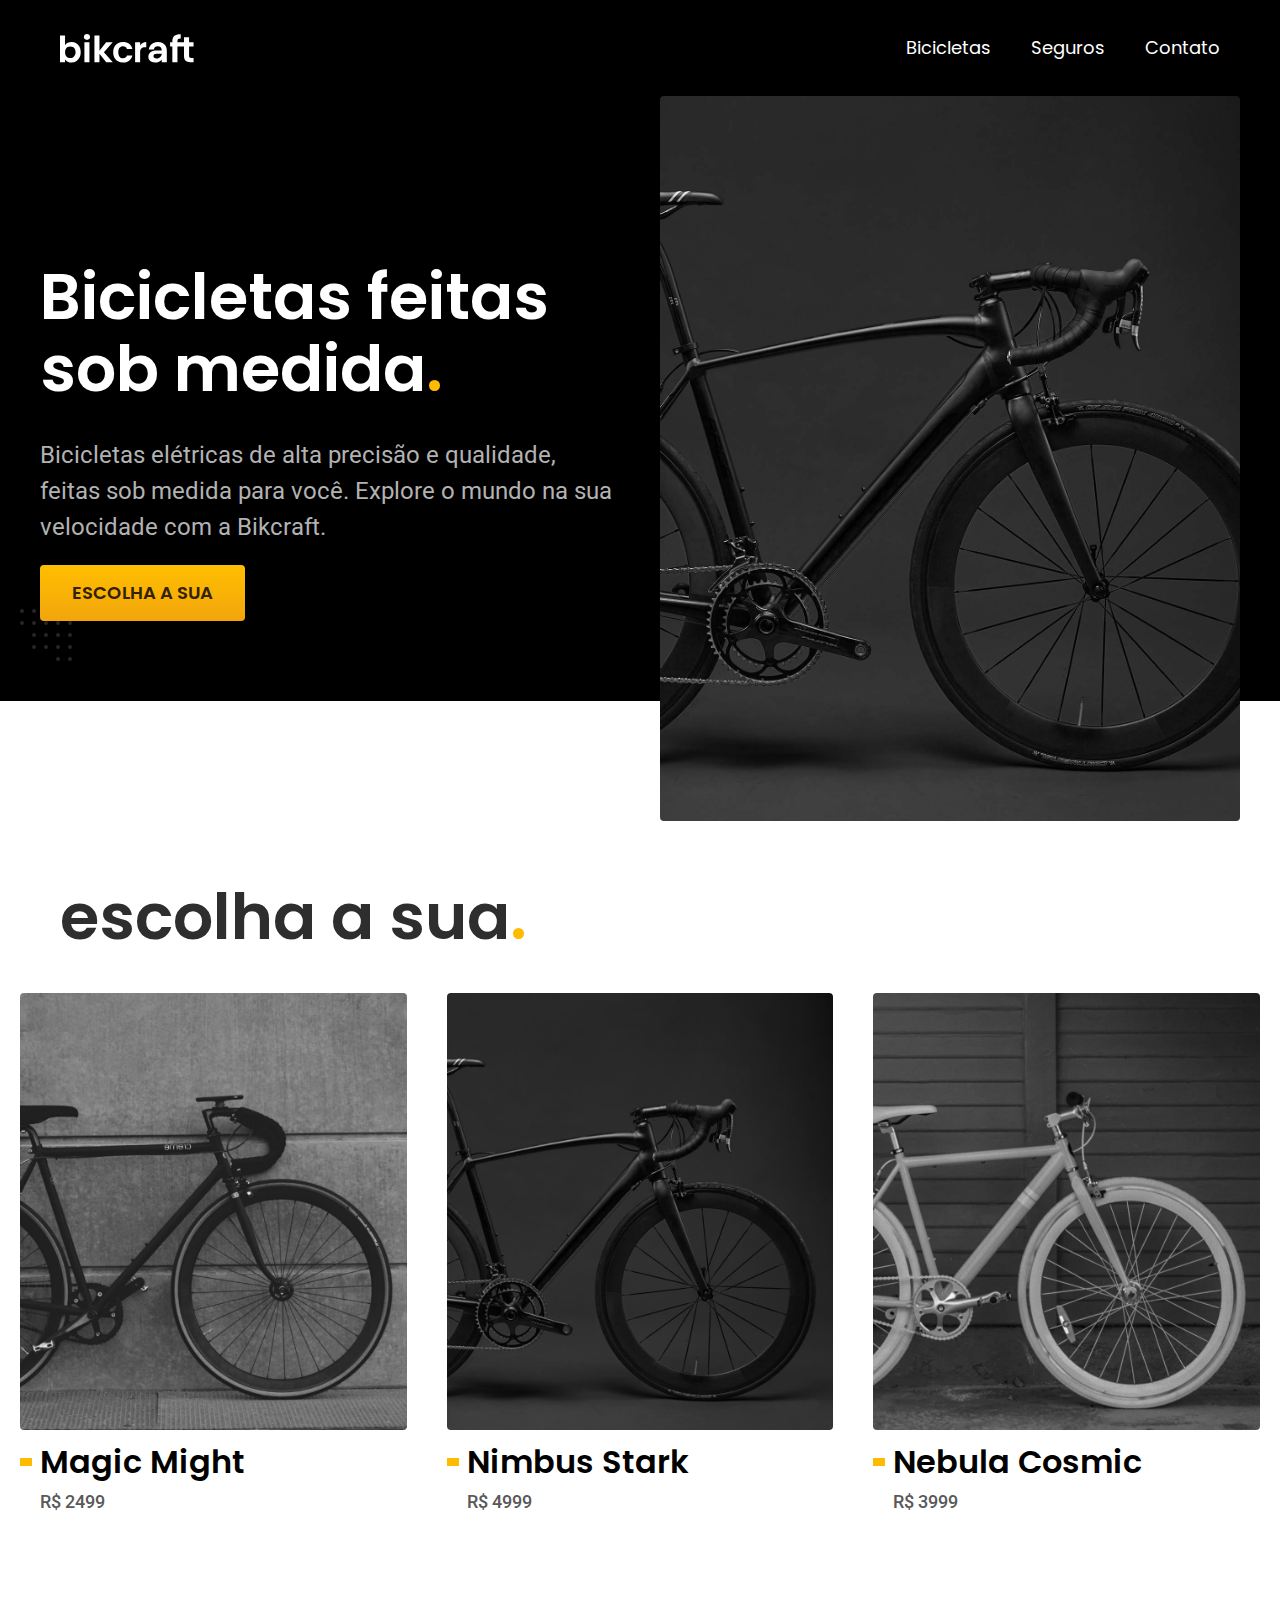
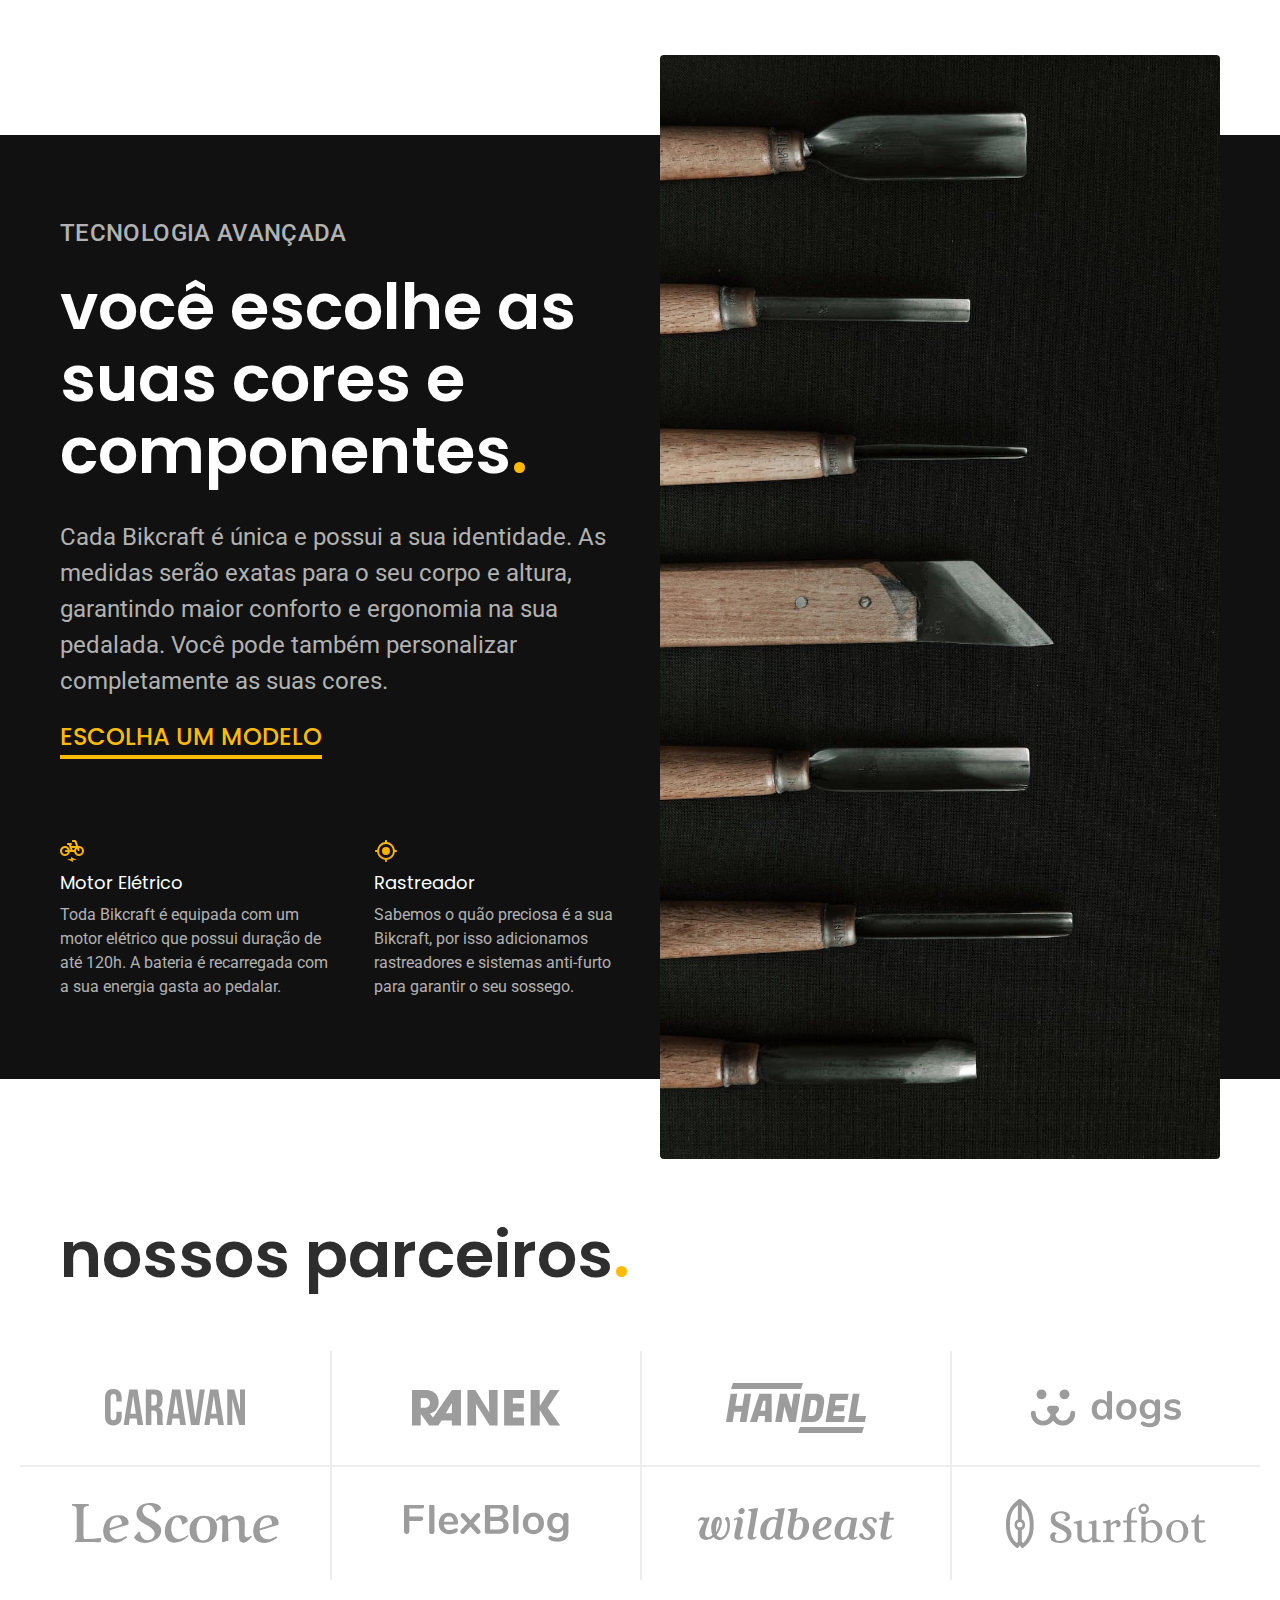
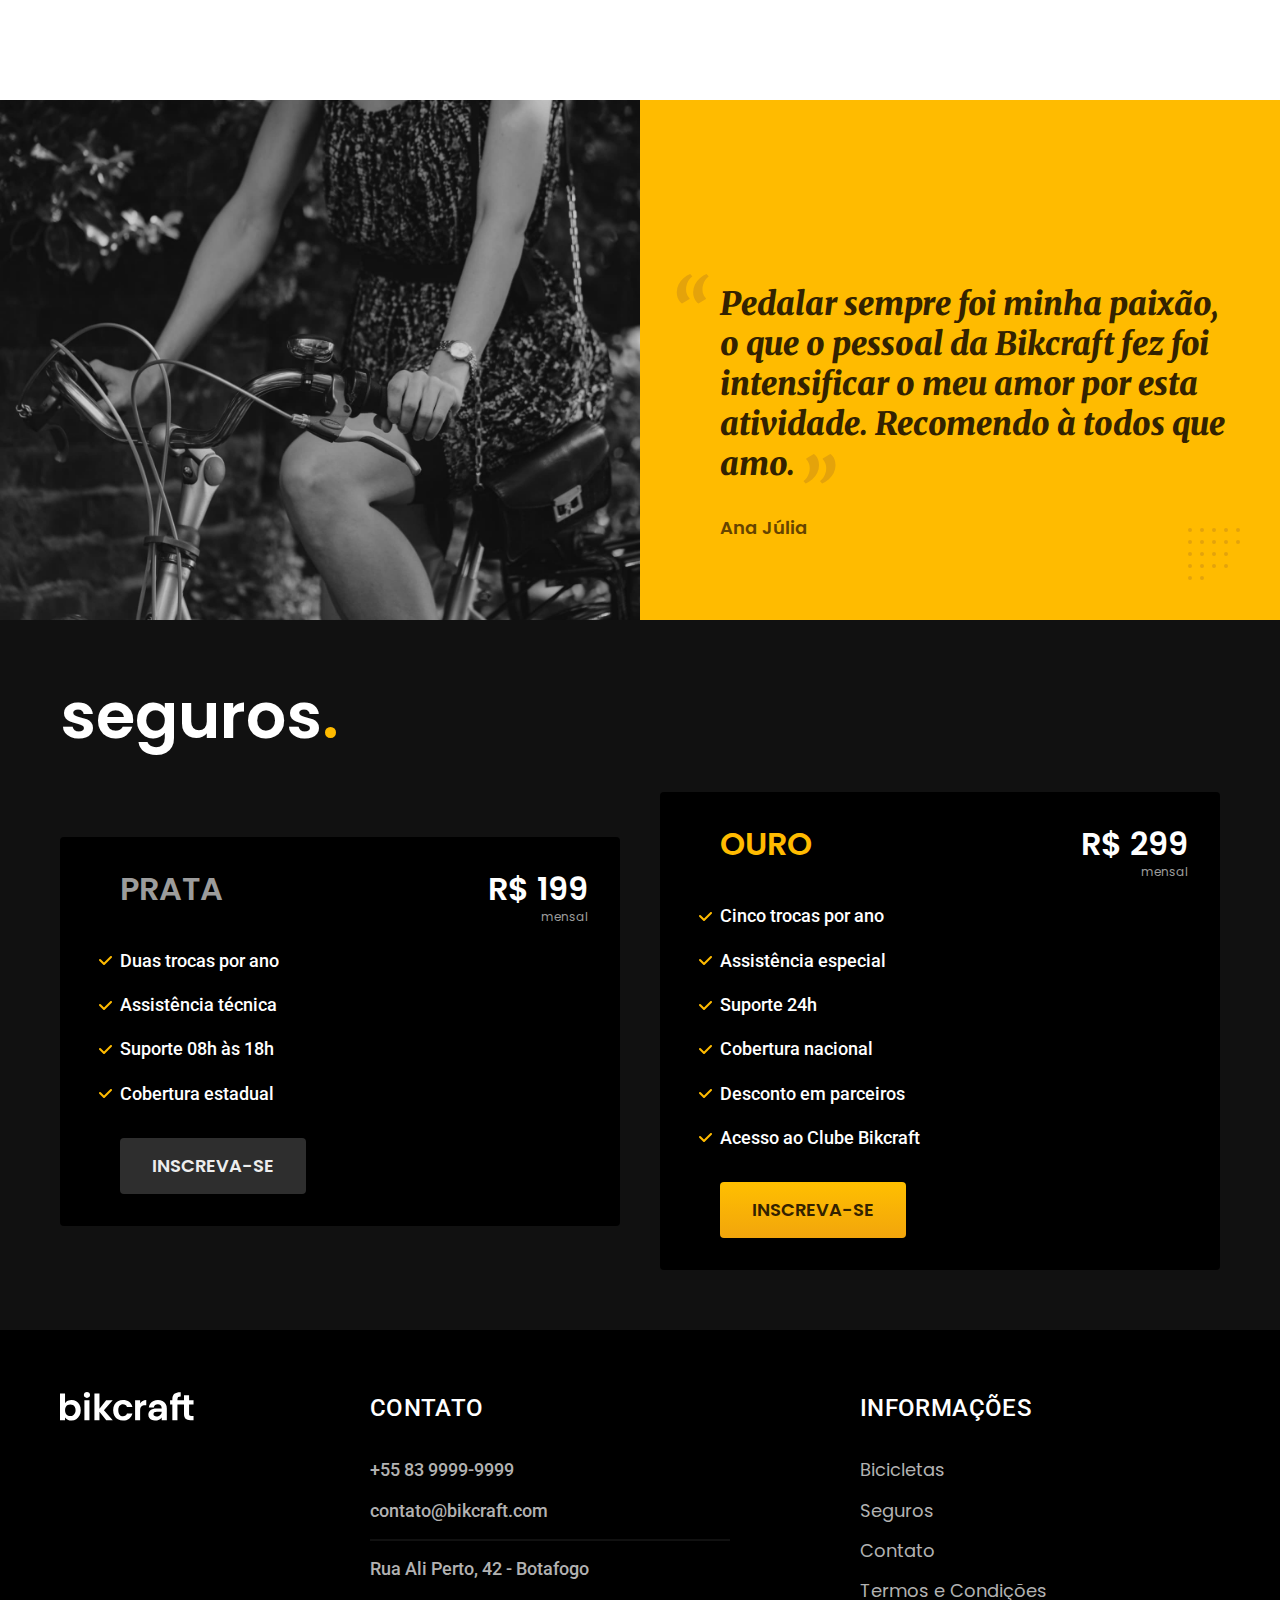
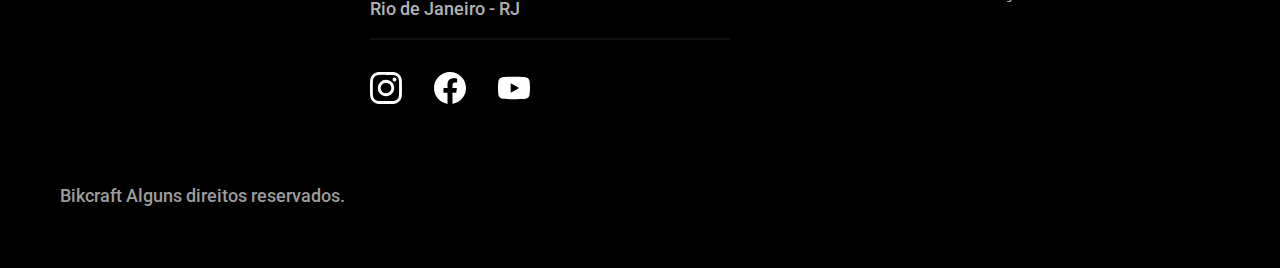
<file: index.html>
<!DOCTYPE html>
<html lang="pt-br">

<head>
  <meta charset="UTF-8">
  <meta http-equiv="X-UA-Compatible" content="IE=edge">
  <meta name="viewport" content="width=device-width, initial-scale=1.0">
  <meta name="description" content="Bicicletas elétricas de alta precisão e qualidade, feitas sob medida para você. Explore o mundo na sua velocidade com a Bikcraft.">
  <link rel="icon" href="./favicon.svg" type="image/svg+xml">
  <title>Bikcraft - Bicicletas Elétricas</title>
  <link rel="stylesheet" href="./css/style.css">
  <link rel="preload" href="./css/style.css" as="style">
  <link rel="preconnect" href="https://fonts.googleapis.com">
  <link rel="preconnect" href="https://fonts.gstatic.com" crossorigin>
  <link href="https://fonts.googleapis.com/css2?family=Merriweather:ital,wght@1,900&family=Poppins:wght@400;600&family=Roboto:wght@400;500&display=swap" rel="stylesheet">
  <script>document.documentElement.classList.add("js")</script>
</head>

<body>
  <header class="header-bg">
    <div class="header container">
      <a href="./"><img src="./img/bikcraft.svg" alt="Bikcraft Logo" width="136" height="32"></a>
      <nav aria-label="primaria">
        <ul class="header-menu font-1-m cor-0">
          <li><a href="./bicicletas.html">Bicicletas</a></li>
          <li><a href="./seguros.html">Seguros</a></li>
          <li><a href="./contato.html">Contato</a></li>
        </ul>
      </nav>
    </div>
  </header>
  <main class="introducao-bg">
    <div class="introducao">
      <div class="introducao-conteudo">
        <h1 class="font-1-xxl cor-0 fadeInLeft" data-anime="200">Bicicletas feitas sob medida<span class="cor-p1">.</span></h1>
        <p class="font-2-l cor-5 fadeInLeft" data-anime="400">Bicicletas elétricas de alta precisão e qualidade, feitas sob medida para você. Explore o mundo na sua velocidade com a Bikcraft.</p>
        <a class="botao fadeInLeft" href="./bicicletas.html" data-anime="600">Escolha a sua</a>
      </div>
      <picture class="fadeInDown" data-anime="800">
        <source media="(max-width:800px) " srcset="./img/bicicletas/nimbus.jpg">
        <img src="./img/fotos/introducao.jpg" alt="Bicicleta Elétrica Preta" width="640" height="800">
      </picture>
    </div>
  </main>
  <article class="bicicletas-lista">
    <h2 class="font-1-xxl cor-10 container">Escolha a sua<span class="cor-p1">.</span></h2>
    <ul>
      <li>
        <a href="./bicicletas/magic.html">
          <img src="./img/bicicletas/magic-home.jpg" alt="Bicicleta branca" width="460" height="520">
          <h3 class="font-1-xl">Magic Might</h3>
          <span class="font-2-m cor-8">R$ 2499</span>
        </a>
      </li>
      <li>
        <a href="./bicicletas/nimbus.html">
          <img src="./img/bicicletas/nimbus-home.jpg" alt="Bicicleta preta" width="460" height="520">
          <h3 class="font-1-xl">Nimbus Stark</h3>
          <span class="font-2-m cor-8">R$ 4999</span>
        </a>
      </li>
      <li>
        <a href="./bicicletas/nebula.html">
          <img src="./img/bicicletas/nebula-home.jpg" alt="Bicicleta branca" width="460" height="520">
          <h3 class="font-1-xl">Nebula Cosmic</h3>
          <span class="font-2-m cor-8">R$ 3999</span>
        </a>
      </li>
    </ul>
  </article>
  <article class="tecnologia-bg">
    <div class="tecnologia container">
      <div class="tecnologia-conteudo">
        <span class="font-2-l-b cor-5">Tecnologia avançada</span>
        <h2 class="font-1-xxl cor-0">você escolhe as suas cores e componentes<span class="cor-p1">.</span></h2>
        <p class="font-2-l cor-5">Cada Bikcraft é única e possui a sua identidade. As medidas serão exatas para o seu corpo e altura, garantindo maior conforto e ergonomia na sua pedalada. Você pode também personalizar completamente as suas cores.</p>
        <a class="link" href="./bicicletas.html">Escolha um modelo</a>
        <div class="tecnologia-vantagens">
          <div>
            <img src="./img/icones/eletrica.svg" alt="" width="24" height="24">
            <h3 class="font-1-m cor-0">Motor Elétrico</h3>
            <p class="font-2-s cor-5">Toda Bikcraft é equipada com um motor elétrico que possui duração de até 120h. A bateria é recarregada com a sua energia gasta ao pedalar.</p>
          </div>
          <div>
            <img src="./img/icones/rastreador.svg" alt="" width="24" height="24">
            <h3 class="font-1-m cor-0">Rastreador</h3>
            <p class="font-2-s cor-5">Sabemos o quão preciosa é a sua Bikcraft, por isso adicionamos rastreadores e sistemas anti-furto para garantir o seu sossego.</p>
          </div>
        </div>
      </div>
      <div class="tecnologia-imagem">
        <img src="./img/fotos/tecnologia.jpg" alt="Ferramentas" width="700" height="1120">
      </div>
    </div>
  </article>
  <section class="parceiros" aria-label="Nossos parceiros">
    <h2 class="font-1-xxl cor-10 container">nossos parceiros<span class="cor-p1">.</span></h2>
    <ul>
      <li><img src="./img/parceiros/caravan.svg" alt="Caravan" width="140" height="38"></li>
      <li><img src="./img/parceiros/ranek.svg" alt="Ranek" width="149" height="36"></li>
      <li><img src="./img/parceiros/handel.svg" alt="Handel" width="140" height="50"></li>
      <li><img src="./img/parceiros/dogs.svg" alt="Dogs" width="152" height="39"></li>
      <li><img src="./img/parceiros/lescone.svg" alt="LeScone" width="208" height="41"></li>
      <li><img src="./img/parceiros/flexblog.svg" alt="FlexBlog" width="165" height="38"></li>
      <li><img src="./img/parceiros/wildbeast.svg" alt="Wildbeast" width="196" height="34"></li>
      <li><img src="./img/parceiros/surfbot.svg" alt="Surfbot" width="200" height="49"></li>
    </ul>
  </section>
  <section aria-label="Depoimento" class="depoimento">
    <div class="depoimento-imagem">
      <img src="./img/fotos/depoimento.jpg" alt="Mulher em uma bicicleta Bikcraft" width="780" height="680">
    </div>
    <div class="depoimento-conteudo">
      <blockquote class="font-1-xl cor-p5">
        <p>Pedalar sempre foi minha paixão, o que o pessoal da Bikcraft fez foi intensificar o meu amor por esta atividade. Recomendo à todos que amo.</p>
      </blockquote>
      <span class="font-1-m-b cor-p4">Ana Júlia</span>
    </div>
  </section>
  <article class="seguros-bg">
    <div class="seguros container">
      <h2 class="font-1-xxl cor-0">seguros<span class="cor-p1">.</span></h2>
      <div class="seguros-item">
        <h3 class="font-1-xl cor-6">PRATA</h3>
        <span class="font-1-xl cor-0">R$ 199<span class="font-1-xs cor-6">mensal</span></span>
        <ul class="font-2-m cor-0">
          <li>Duas trocas por ano</li>
          <li>Assistência técnica</li>
          <li>Suporte 08h às 18h</li>
          <li>Cobertura estadual</li>
        </ul>
        <a class="botao secundario" href="./orcamento.html">Inscreva-se</a>
      </div>
      <div class="seguros-item">
        <h3 class="font-1-xl cor-p1">OURO</h3>
        <span class="font-1-xl cor-0">R$ 299<span class="font-1-xs cor-6">mensal</span></span>
        <ul class="font-2-m cor-0">
          <li>Cinco trocas por ano</li>
          <li>Assistência especial</li>
          <li>Suporte 24h</li>
          <li>Cobertura nacional</li>
          <li>Desconto em parceiros</li>
          <li>Acesso ao Clube Bikcraft</li>
        </ul>
        <a class="botao" href="./orcamento.html">Inscreva-se</a>
      </div>
    </div>
  </article>
  <footer class="footer-bg">
    <div class="footer container">
      <img src="./img/bikcraft.svg" alt="Bikcraft" width="136" height="32">
      <div class="footer-contato">
        <h3 class="font-2-l-b cor-0">CONTATO</h3>
        <ul class="font-2-m cor-5">
          <li><a href="tel:+5521999999999">+55 83 9999-9999</a></li>
          <li><a href="mailto:contato@bikcraft.com">contato@bikcraft.com</a></li>
          <li>Rua Ali Perto, 42 - Botafogo</li>
          <li>Rio de Janeiro - RJ</li>
        </ul>
        <div class="footer-redes">
          <a href="./"><img src="./img/redes/instagram.svg" alt="Instagram" width="32" height="32"></a>
          <a href="./"><img src="./img/redes/facebook.svg" alt="Facebook" width="32" height="32"></a>
          <a href="./"><img src="./img/redes/youtube.svg" alt="Youtube" width="32" height="32"></a>
        </div>
      </div>
      <div class="footer-info">
        <h3 class="font-2-l-b cor-0">Informações</h3>
        <nav>
          <ul class="font-1-m cor-5">
            <li><a href="./bicicletas.html">Bicicletas</a></li>
            <li><a href="./seguros.html">Seguros</a></li>
            <li><a href="./contato.html">Contato</a></li>
            <li><a href="./termos.html">Termos e Condições</a></li>
          </ul>
        </nav>
      </div>
      <p class="footer-copy font-2-m cor-6">Bikcraft Alguns direitos reservados.</p>
    </div>
  </footer>
  <script src="./js/plugins/simple-anime.js"></script>
  <script src="./js/script.js"></script>
</body>

</html>
</file>
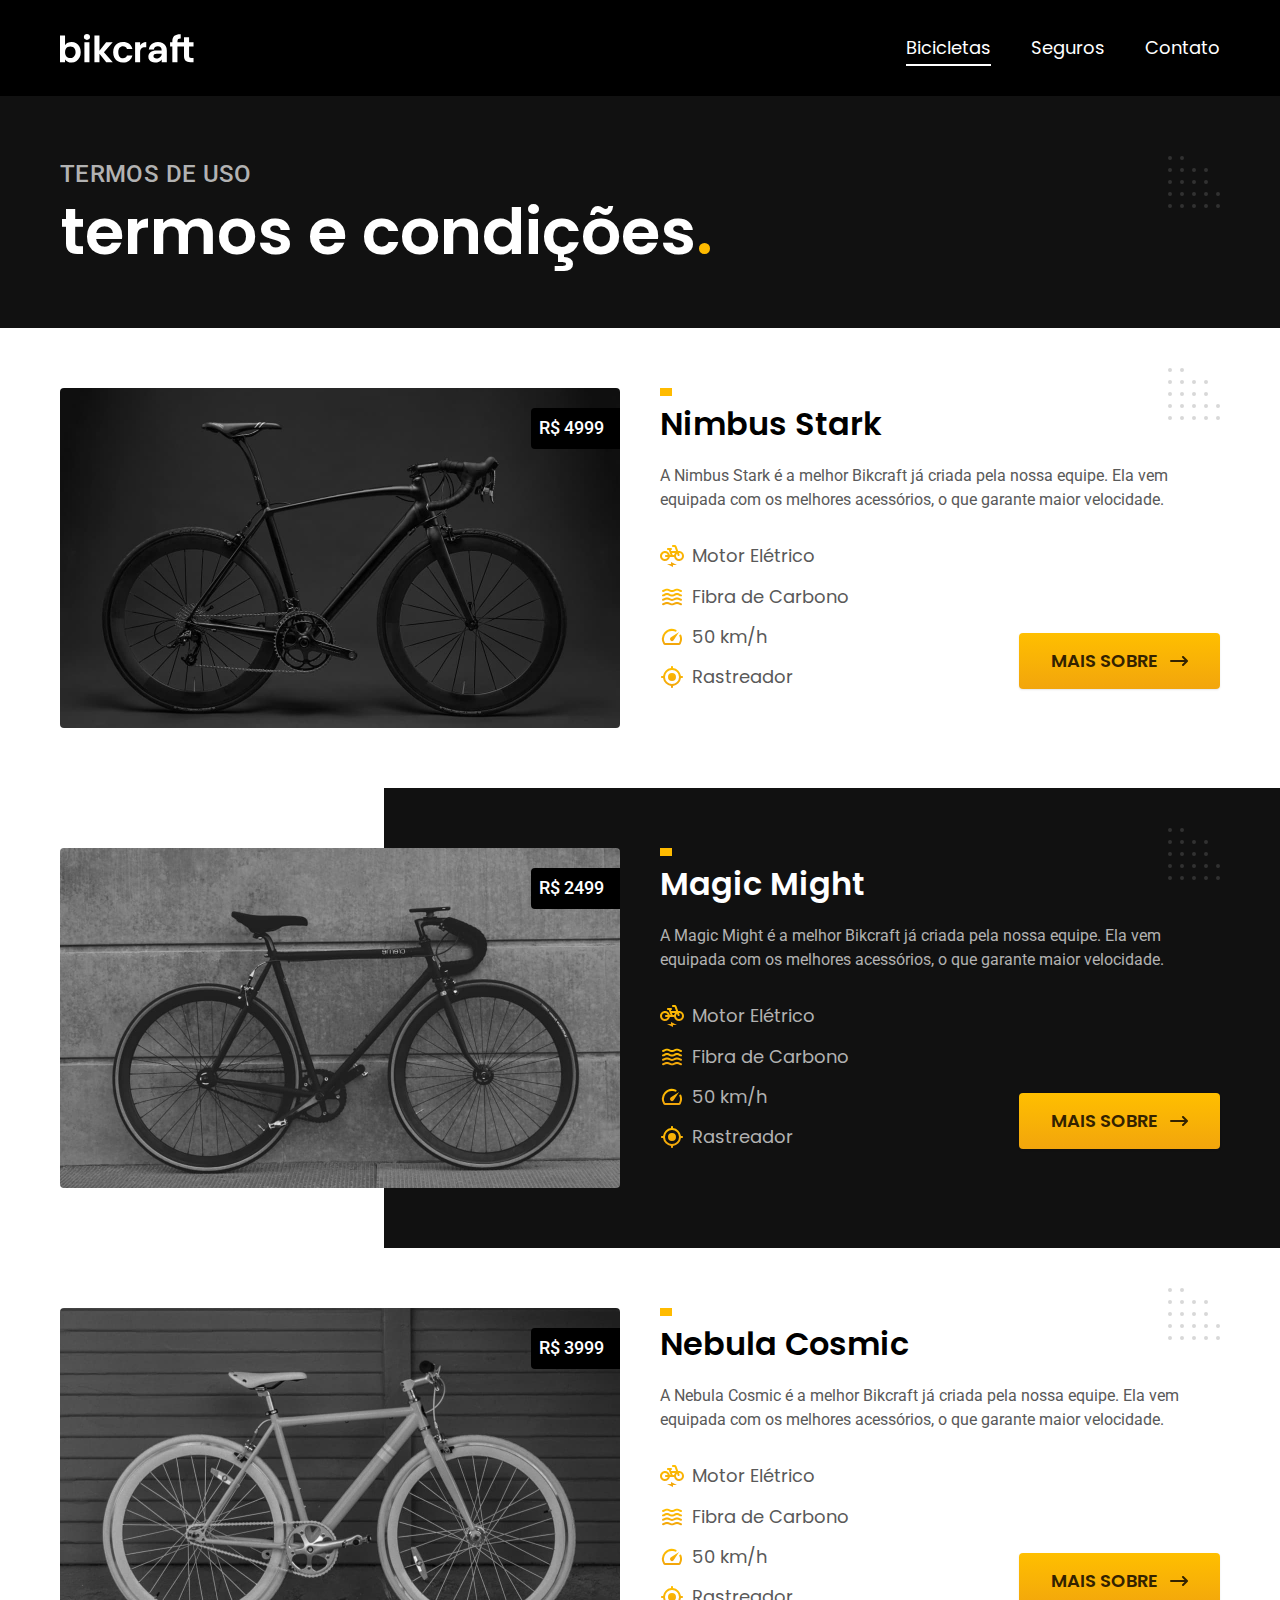
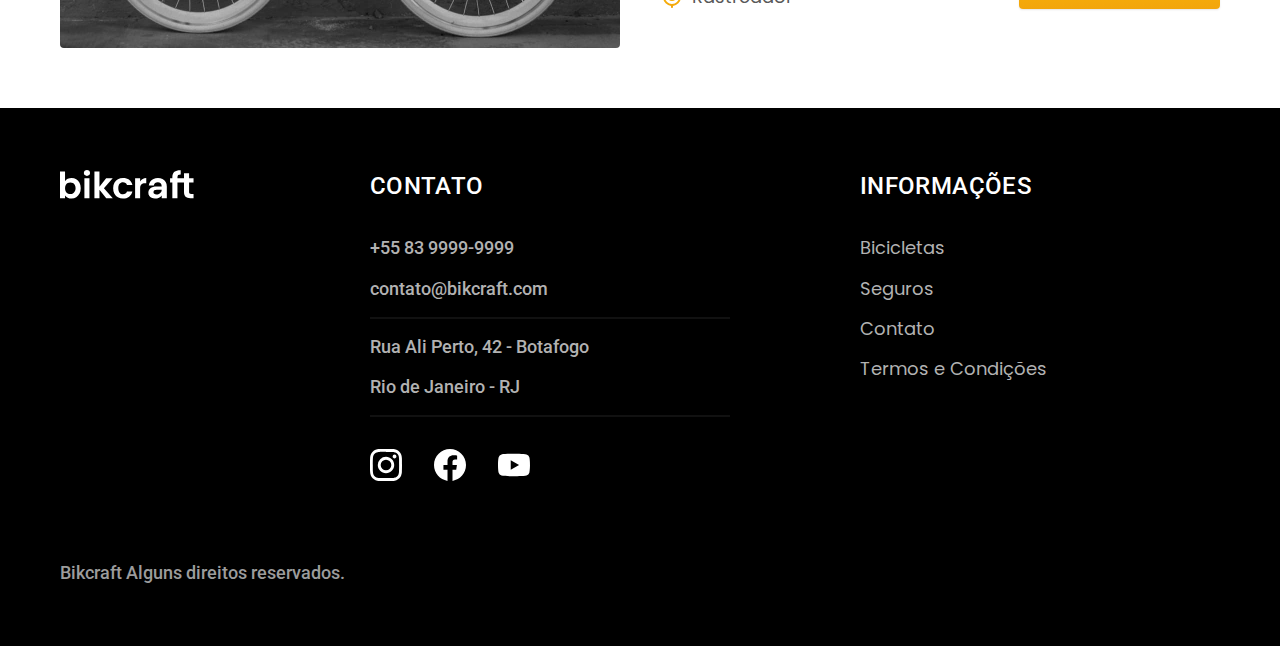
<file: bicicletas.html>
<!DOCTYPE html>
<html lang="pt-br">

<head>
  <meta charset="UTF-8">
  <meta http-equiv="X-UA-Compatible" content="IE=edge">
  <meta name="viewport" content="width=device-width, initial-scale=1.0">
  <meta name="description" content="Bicicletas elétricas de alta precisão e qualidade, feitas sob medida para você. Explore o mundo na sua velocidade com a Bikcraft.">
  <title>Bicicletas | Bikcraft</title>
  <link rel="icon" href="./favicon.svg" type="image/svg+xml">
  <link rel="stylesheet" href="./css/style.css">
  <link rel="preload" href="./css/style.css">
  <link rel="preconnect" href="https://fonts.googleapis.com">
  <link rel="preconnect" href="https://fonts.gstatic.com" crossorigin>
  <link href="https://fonts.googleapis.com/css2?family=Merriweather:ital,wght@1,900&family=Poppins:wght@400;600&family=Roboto:wght@400;500&display=swap" rel="stylesheet">
  <script>document.documentElement.classList.add("js")</script>
</head>

<body id="bicicletas">
  <header class="header-bg">
    <div class="header container">
      <a href="./"><img src="./img/bikcraft.svg" alt="Bikcraft" width="136" height="32"></a>
      <nav aria-label="primaria">
        <ul class="header-menu font-1-m cor-0">
          <li><a href="./bicicletas.html">Bicicletas</a></li>
          <li><a href="./seguros.html">Seguros</a></li>
          <li><a href="./contato.html">Contato</a></li>
        </ul>
      </nav>
    </div>
  </header>
  <main>
    <div class="titulo-bg">
      <div class="titulo container">
        <p class="font-2-l-b cor-5">TERMOS DE USO</p>
        <h1 class="font-1-xxl cor-0">termos e condições<span class="cor-p1">.</span></h1>
      </div>
    </div>
    <div class="bicicletas container">
      <div class="bicicletas-imagem">
        <img src="./img/bicicletas/nimbus.jpg" alt="Bicicleta preta" width="1120" height="680">
        <span class="font-2-m cor-0">R$ 4999</span>
      </div>
      <div class="bicicletas-conteudo">
        <h2 class="font-1-xl">Nimbus Stark</h2>
        <p class="font-2-s cor-8">A Nimbus Stark é a melhor Bikcraft já criada pela nossa equipe. Ela vem equipada com os melhores acessórios, o que garante maior velocidade.</p>
        <ul class="font-1-m cor-8">
          <li>
            <img src="./img/icones/eletrica.svg" alt="">
            Motor Elétrico
          </li>
          <li>
            <img src="./img/icones/carbono.svg" alt="">
            Fibra de Carbono
          </li>
          <li>
            <img src="./img/icones/velocidade.svg" alt="">
            50 km/h
          </li>
          <li>
            <img src="./img/icones/rastreador.svg" alt="">
            Rastreador
          </li>
        </ul>
        <a class="botao seta" href="./bicicletas/nimbus.html"">MAIS SOBRE</a>
      </div>
    </div>
   <div class=" bicicletas-bg">
          <div class="bicicletas container">
            <div class="bicicletas-imagem">
              <img src="./img/bicicletas/magic.jpg" alt="Bikcraft Nimbus">
              <span class="font-2-m cor-0">R$ 2499</span>
            </div>
            <div class="bicicletas-conteudo">
              <h2 class="font-1-xl cor-0">Magic Might</h2>
              <p class="font-2-s cor-5">A Magic Might é a melhor Bikcraft já criada pela nossa equipe. Ela vem equipada com os melhores acessórios, o que garante maior velocidade.</p>
              <ul class="font-1-m cor-5">
                <li>
                  <img src="./img/icones/eletrica.svg" alt="">
                  Motor Elétrico
                </li>
                <li>
                  <img src="./img/icones/carbono.svg" alt="">
                  Fibra de Carbono
                </li>
                <li>
                  <img src="./img/icones/velocidade.svg" alt="">
                  50 km/h
                </li>
                <li>
                  <img src="./img/icones/rastreador.svg" alt="">
                  Rastreador
                </li>
              </ul>
              <a class="botao seta" href="./bicicletas/magic.html">MAIS SOBRE</a>
            </div>
          </div>
      </div>
      <div class="bicicletas container">
        <div class="bicicletas-imagem">
          <img src="./img/bicicletas/nebula.jpg" alt="Bikcraft Nimbus">
          <span class="font-2-m cor-0">R$ 3999</span>
        </div>
        <div class="bicicletas-conteudo">
          <h2 class="font-1-xl">Nebula Cosmic</h2>
          <p class="font-2-s cor-8">A Nebula Cosmic é a melhor Bikcraft já criada pela nossa equipe. Ela vem equipada com os melhores acessórios, o que garante maior velocidade.</p>
          <ul class="font-1-m cor-8">
            <li>
              <img src="./img/icones/eletrica.svg" alt="">
              Motor Elétrico
            </li>
            <li>
              <img src="./img/icones/carbono.svg" alt="">
              Fibra de Carbono
            </li>
            <li>
              <img src="./img/icones/velocidade.svg" alt="">
              50 km/h
            </li>
            <li>
              <img src="./img/icones/rastreador.svg" alt="">
              Rastreador
            </li>
          </ul>
          <a class="botao seta" href="./bicicletas/nebula.html">MAIS SOBRE</a>
        </div>
      </div>
  </main>


  <footer class="footer-bg">
    <div class="footer container">
      <img src="./img/bikcraft.svg" alt="Bikcraft">
      <div class="footer-contato">
        <h3 class="font-2-l-b cor-0">CONTATO</h3>
        <ul class="font-2-m cor-5">
          <li><a href="tel:+5521999999999">+55 83 9999-9999</a></li>
          <li><a href="mailto:contato@bikcraft.com">contato@bikcraft.com</a></li>
          <li>Rua Ali Perto, 42 - Botafogo</li>
          <li>Rio de Janeiro - RJ</li>
        </ul>
        <div class="footer-redes">
          <a href="./"><img src="./img/redes/instagram.svg" alt="Instagram"></a>
          <a href="./"><img src="./img/redes/facebook.svg" alt="Facebook"></a>
          <a href="./"><img src="./img/redes/youtube.svg" alt="Youtube"></a>
        </div>
      </div>
      <div class="footer-info">
        <h3 class="font-2-l-b cor-0">Informações</h3>
        <nav>
          <ul class="font-1-m cor-5">
            <li><a href="./bicicletas.html">Bicicletas</a></li>
            <li><a href="./seguros.html">Seguros</a></li>
            <li><a href="./contato.html">Contato</a></li>
            <li><a href="./termos.html">Termos e Condições</a></li>
          </ul>
        </nav>
      </div>
      <p class="footer-copy font-2-m cor-6">Bikcraft Alguns direitos reservados.</p>
    </div>
  </footer>
  <script src="./js/script.js"></script>
</body>

</html>
</file>
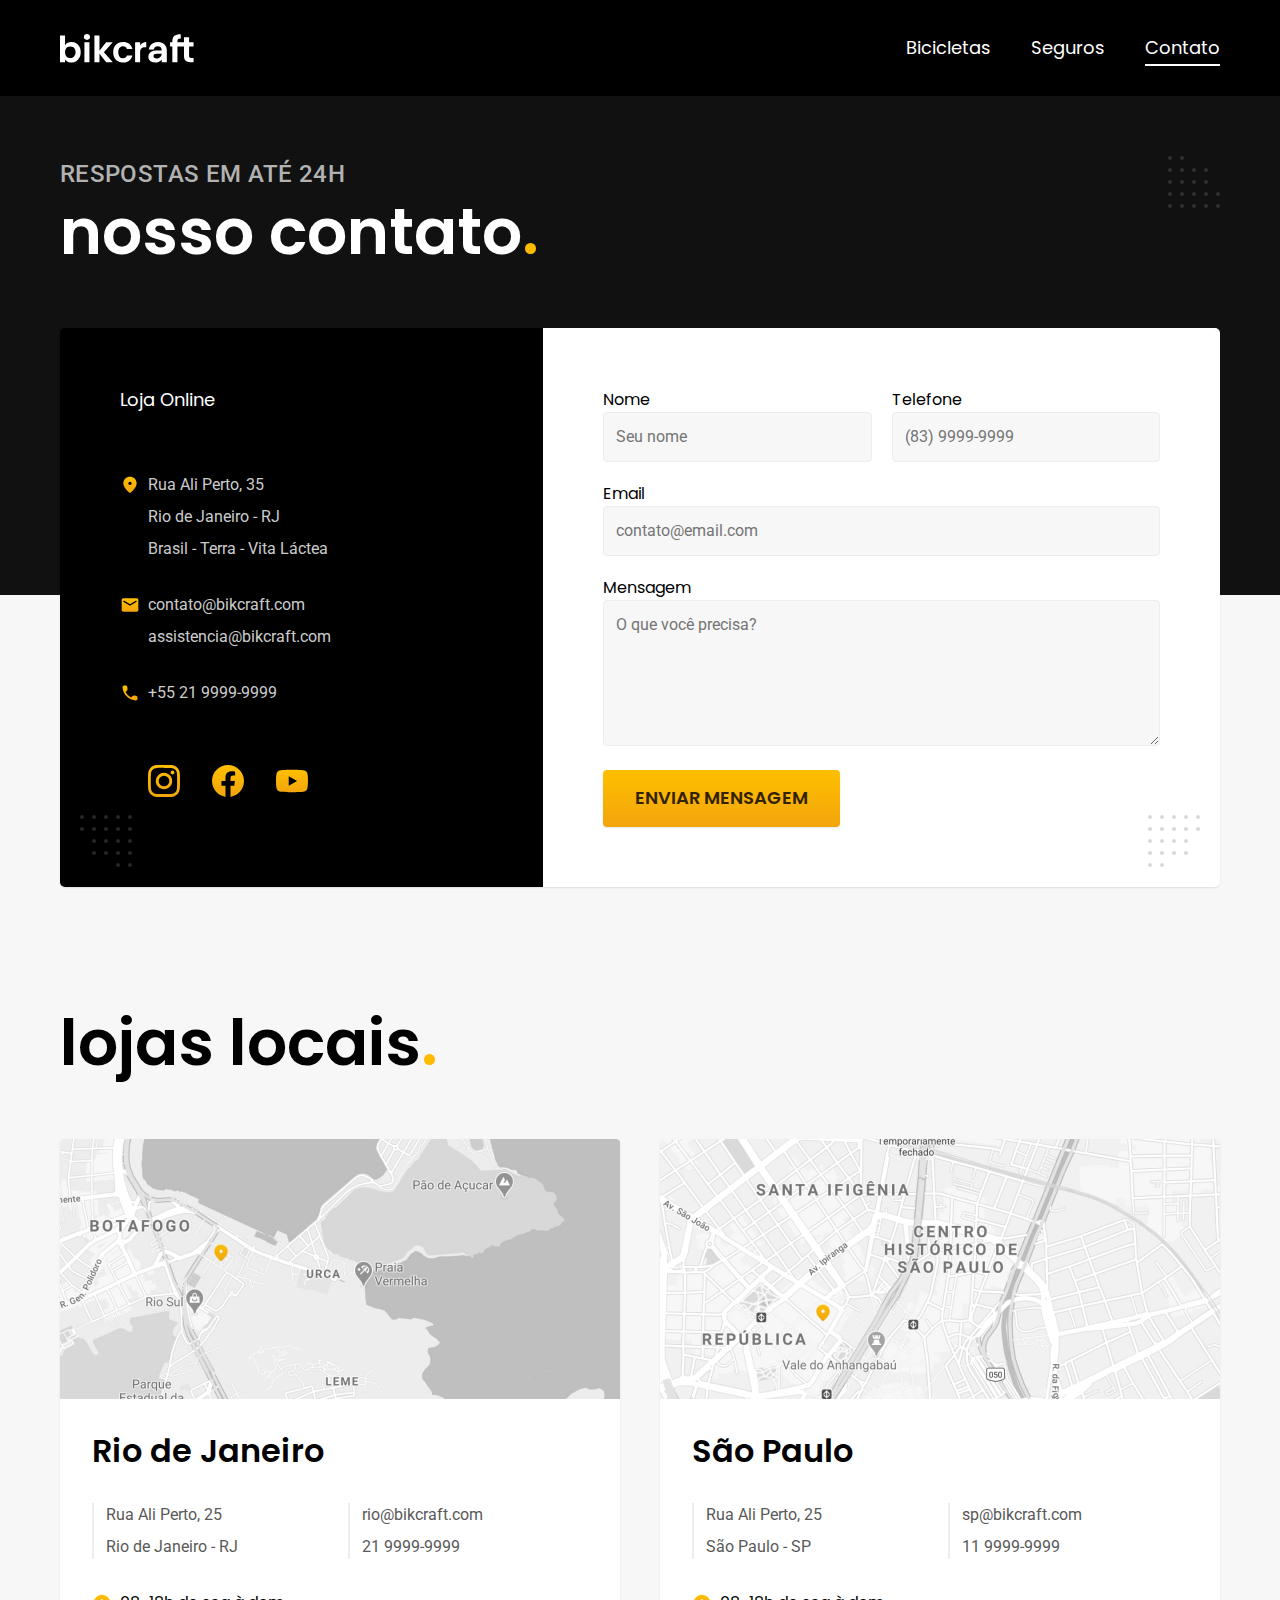
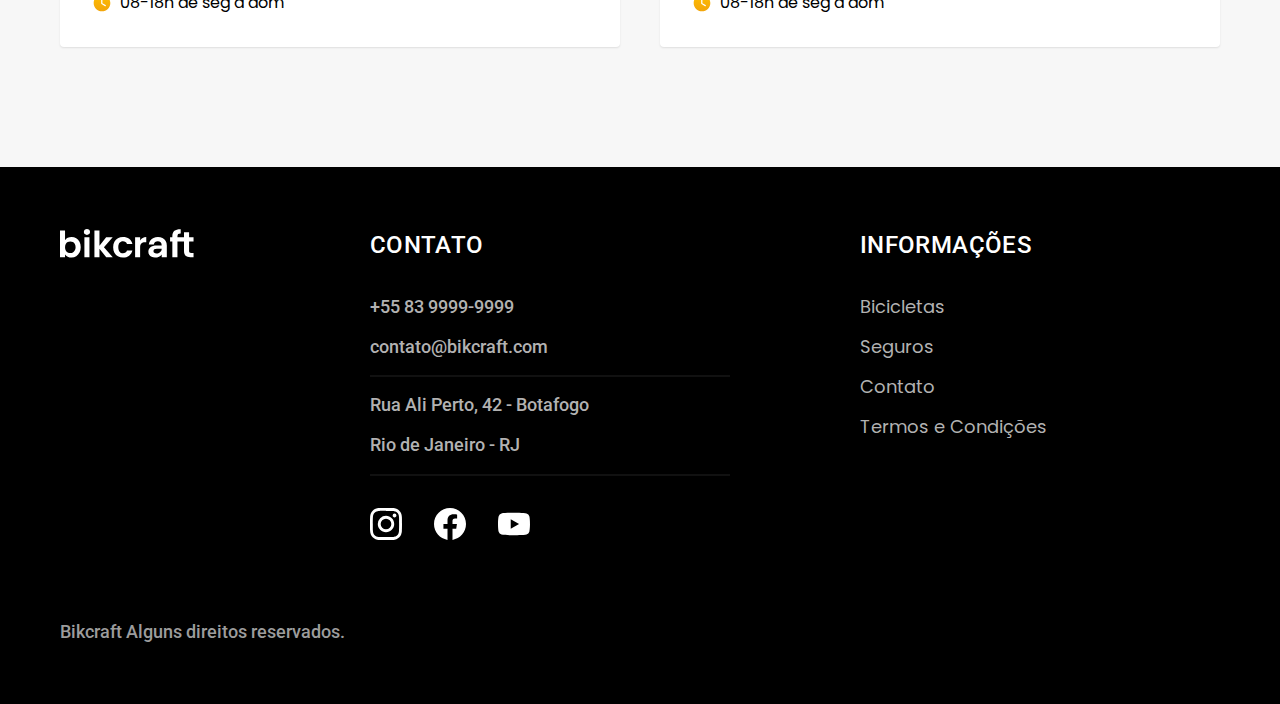
<file: contato.html>
<!DOCTYPE html>
<html lang="pt-br">

<head>
  <meta charset="UTF-8">
  <meta http-equiv="X-UA-Compatible" content="IE=edge">
  <meta name="viewport" content="width=device-width, initial-scale=1.0">
  <meta name="description" content="Bicicletas elétricas de alta precisão e qualidade, feitas sob medida para você. Explore o mundo na sua velocidade com a Bikcraft.">
  <title>Contato | Bikcraft</title>
  <link rel="icon" href="./favicon.svg" type="image/svg+xml">
  <link rel="stylesheet" href="./css/style.css">
  <link rel="preload" href="./css/style.css">
  <link rel="preconnect" href="https://fonts.googleapis.com">
  <link rel="preconnect" href="https://fonts.gstatic.com" crossorigin>
  <link href="https://fonts.googleapis.com/css2?family=Merriweather:ital,wght@1,900&family=Poppins:wght@400;600&family=Roboto:wght@400;500&display=swap" rel="stylesheet">
  <script>document.documentElement.classList.add("js")</script>
</head>

<body id="contato">
  <header class="header-bg">
    <div class="header container">
      <a href="./"><img src="./img/bikcraft.svg" alt="Bikcraft Logo"></a>
      <nav aria-label="primaria">
        <ul class="header-menu font-1-m cor-0">
          <li><a href="./bicicletas.html">Bicicletas</a></li>
          <li><a href="./seguros.html">Seguros</a></li>
          <li><a href="./contato.html">Contato</a></li>
        </ul>
      </nav>
    </div>
  </header>
  <main>
    <div class="titulo-bg">
      <div class="titulo container">
        <p class="font-2-l-b cor-5">RESPOSTAS EM ATÉ 24H</p>
        <h1 class="font-1-xxl cor-0">nosso contato<span class="cor-p1">.</span></h1>
      </div>
    </div>
    <div class="contato container">
      <section class="contato-dados" aria-label="Endereço">
        <h2 class="font-1-m cor-0">Loja Online</h2>
        <div class="contato-endereco font-2-s cor-4">
          <p>Rua Ali Perto, 35</p>
          <p>Rio de Janeiro - RJ</p>
          <p>Brasil - Terra - Vita Láctea</p>
        </div>
        <address class="contato-meios font-2-s cor-4">
          <a href="mailto:contato@bikcraft.com">contato@bikcraft.com</a>
          <a href="mailto:assistencia@bikcraft.com">assistencia@bikcraft.com</a>
          <a href="tel:+55219999-9999">+55 21 9999-9999</a>
        </address>
        <div class="contato-redes">
          <a href="./"><img src="./img/redes/instagram-p.svg" alt="Instagram"></a>
          <a href="./"><img src="./img/redes/facebook-p.svg" alt="Facebook"></a>
          <a href="./"><img src="./img/redes/youtube-p.svg" alt="Youtube"></a>
        </div>
      </section>
      <section class="contato-formulario" aria-label="Formulário">
        <form class="form" action="./contato.html">
          <div>
            <label for="nome">Nome</label>
            <input type="text" name="nome" id="nome" placeholder="Seu nome">
          </div>
          <div>
            <label for="telefone">Telefone</label>
            <input type="text" name="telefone" id="tel" placeholder="(83) 9999-9999">
          </div>
          <div class="col-2">
            <label for="email">Email</label>
            <input type="email" name="email" id="email" placeholder="contato@email.com">
          </div>
          <div class="col-2">
            <label for="mensagem">Mensagem</label>
            <textarea name="mensagem" id="mensagem" rows="5" placeholder="O que você precisa?"></textarea>
          </div>
          <button class="botao col-2">Enviar Mensagem</button>
        </form>
    </div>
    </section>

    <article class="lojas container">
      <h2 class="font-1-xxl cor-12">lojas locais<span class="cor-p1">.</span></h2>
      <div class="lojas-item">
        <img src="./img/lojas/rj.jpg" alt="Mapa marcando o endereçio em Rua Ali Perto, 25 - RJ">
        <div class="lojas-conteudo">
          <h3 class="font-1-xl">Rio de Janeiro</h3>
          <div class="lojas-dados font-2-s cor-8">
            <p>Rua Ali Perto, 25</p>
            <p>Rio de Janeiro - RJ</p>
          </div>
          <div class="lojas-dados font-2-s cor-8">
            <a href="mailto:rio@bikcraft.com">rio@bikcraft.com</a>
            <a href="tel:+552199999999">21 9999-9999</a>
          </div>
          <p class="lojas-tempo font-1-s"><img src="./img/icones/horario.svg" alt="">08-18h de seg à dom</p>
        </div>
      </div>
      <div class="lojas-item">
        <img src="./img/lojas/sp.jpg" alt="Mapa marcando o endereçio em Rua Ali Perto, 25 - SP">
        <div class="lojas-conteudo">
          <h3 class="font-1-xl">São Paulo</h3>
          <div class="lojas-dados font-2-s cor-8">
            <p>Rua Ali Perto, 25</p>
            <p>São Paulo - SP</p>
          </div>
          <div class="lojas-dados font-2-s cor-8">
            <a href="mailto:sp@bikcraft.com">sp@bikcraft.com</a>
            <a href="tel:+551199999999">11 9999-9999</a>
          </div>
          <p class="lojas-tempo font-1-s"><img src="./img/icones/horario.svg" alt="">08-18h de seg à dom</p>
        </div>
      </div>

    </article>

  </main>
  <footer class="footer-bg">
    <div class="footer container">
      <img src="./img/bikcraft.svg" alt="Bikcraft">
      <div class="footer-contato">
        <h3 class="font-2-l-b cor-0">CONTATO</h3>
        <ul class="font-2-m cor-5">
          <li><a href="tel:+5521999999999">+55 83 9999-9999</a></li>
          <li><a href="mailto:contato@bikcraft.com">contato@bikcraft.com</a></li>
          <li>Rua Ali Perto, 42 - Botafogo</li>
          <li>Rio de Janeiro - RJ</li>
        </ul>
        <div class="footer-redes">
          <a href="./"><img src="./img/redes/instagram.svg" alt="Instagram"></a>
          <a href="./"><img src="./img/redes/facebook.svg" alt="Facebook"></a>
          <a href="./"><img src="./img/redes/youtube.svg" alt="Youtube"></a>
        </div>
      </div>
      <div class="footer-info">
        <h3 class="font-2-l-b cor-0">Informações</h3>
        <nav>
          <ul class="font-1-m cor-5">
            <li><a href="./bicicletas.html">Bicicletas</a></li>
            <li><a href="./seguros.html">Seguros</a></li>
            <li><a href="./contato.html">Contato</a></li>
            <li><a href="./termos.html">Termos e Condições</a></li>
          </ul>
        </nav>
      </div>
      <p class="footer-copy font-2-m cor-6">Bikcraft Alguns direitos reservados.</p>
    </div>
  </footer>
  <script src="./js/script.js"></script>
</body>

</html>
</file>
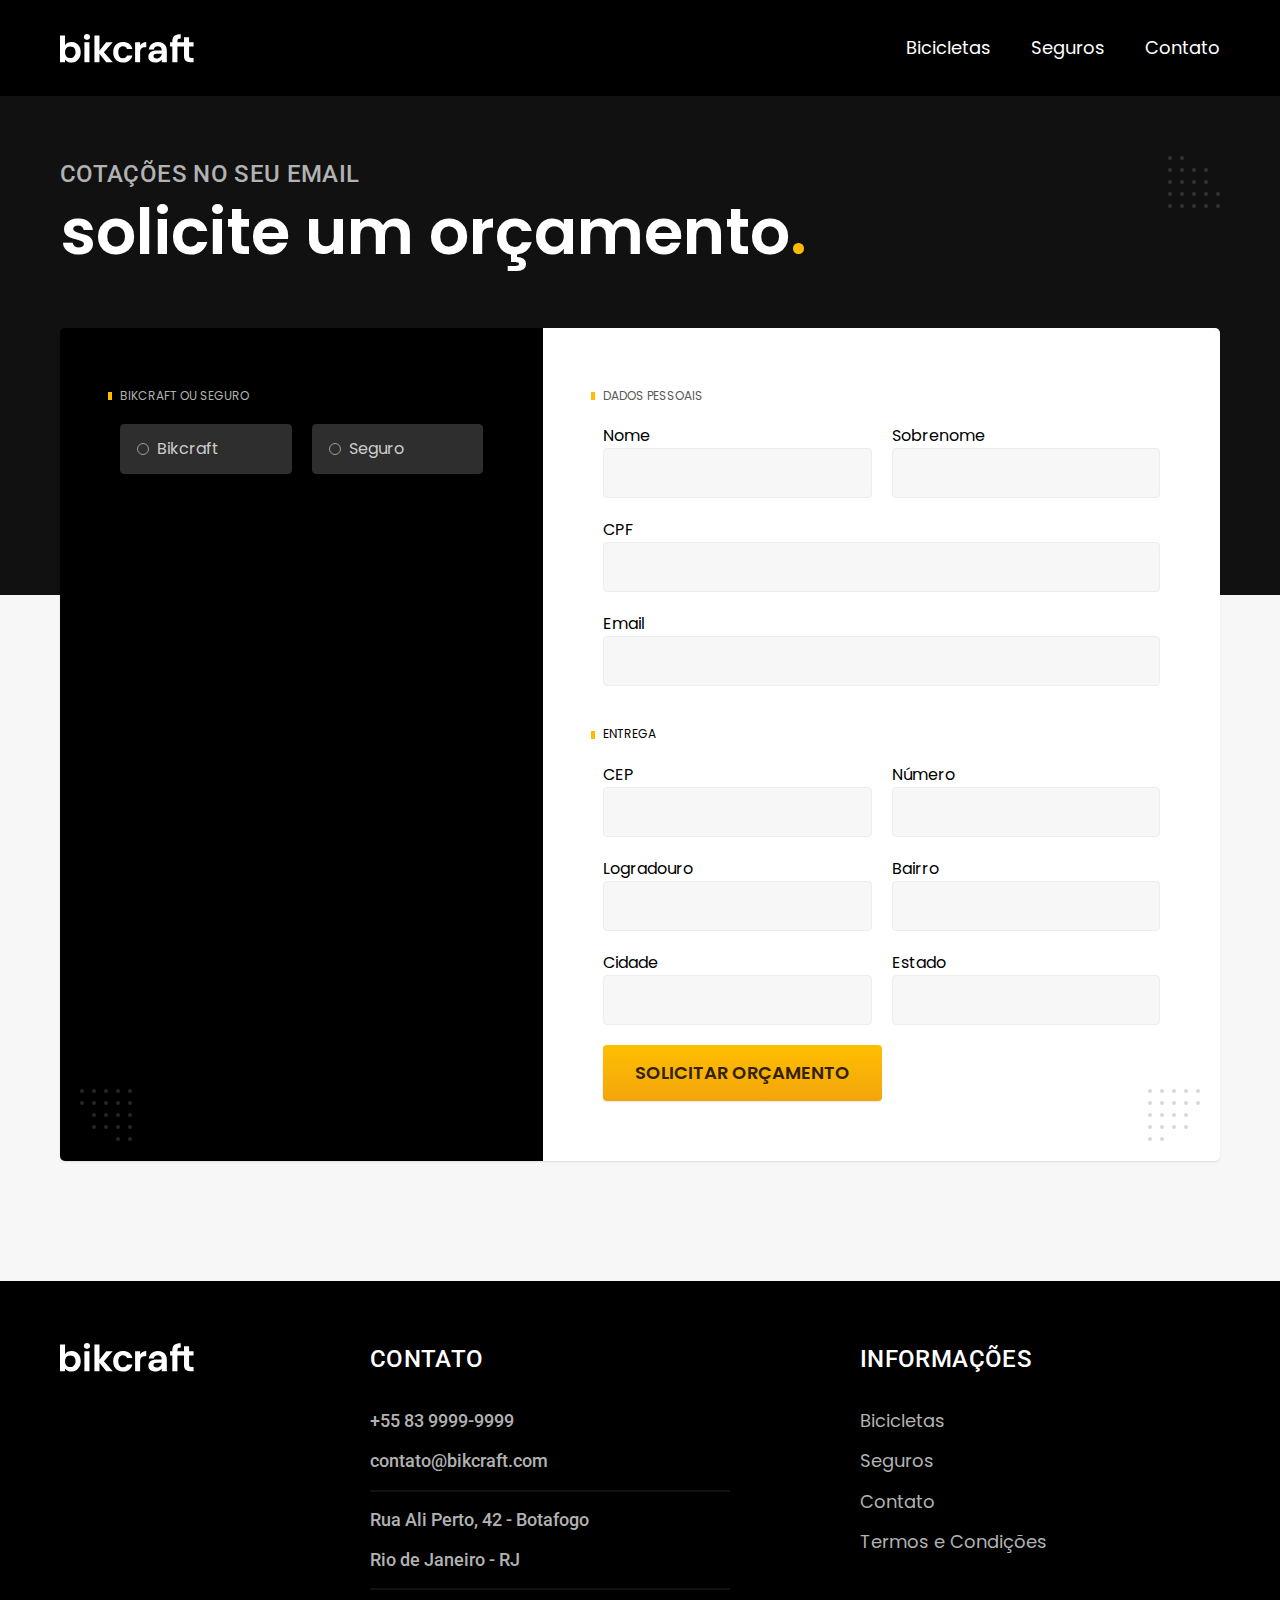
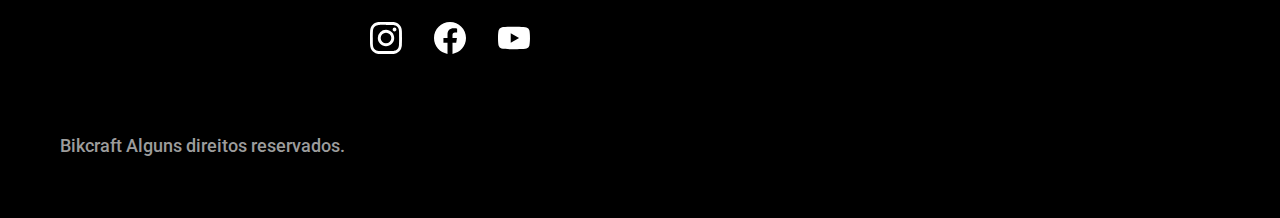
<file: orcamento.html>
<!DOCTYPE html>
<html lang="pt-br">

<head>
  <meta charset="UTF-8">
  <meta http-equiv="X-UA-Compatible" content="IE=edge">
  <meta name="viewport" content="width=device-width, initial-scale=1.0">
  <meta name="description" content="Bicicletas elétricas de alta precisão e qualidade, feitas sob medida para você. Explore o mundo na sua velocidade com a Bikcraft.">
  <title>Orçamento | Bikcraft</title>
  <link rel="icon" href="./favicon.svg" type="image/svg+xml">
  <link rel="stylesheet" href="./css/style.css">
  <link rel="preload" href="./css/style.css">
  <link rel="preconnect" href="https://fonts.googleapis.com">
  <link rel="preconnect" href="https://fonts.gstatic.com" crossorigin>
  <link href="https://fonts.googleapis.com/css2?family=Merriweather:ital,wght@1,900&family=Poppins:wght@400;600&family=Roboto:wght@400;500&display=swap" rel="stylesheet">
  <script>document.documentElement.classList.add("js")</script>
</head>

<body id="orcamento">
  <header class="header-bg">
    <div class="header container">
      <a href="./"><img src="./img/bikcraft.svg" alt="Bikcraft Logo"></a>
      <nav aria-label="primaria">
        <ul class="header-menu font-1-m cor-0">
          <li><a href="./bicicletas.html">Bicicletas</a></li>
          <li><a href="./seguros.html">Seguros</a></li>
          <li><a href="./contato.html">Contato</a></li>
        </ul>
      </nav>
    </div>
  </header>
  <main>
    <div class="titulo-bg">
      <div class="titulo container">
        <p class="font-2-l-b cor-5">Cotações no seu email</p>
        <h1 class="font-1-xxl cor-0">solicite um orçamento<span class="cor-p1">.</span></h1>
      </div>
    </div>

    <form class="orcamento container" action="./">
      <div class="orcamento-produto">
        <h2 class="font-1-xs cor-5">Bikcraft ou Seguro</h2>

        <input type="radio" name="tipo" value="bikcraft" id="bikcraft">
        <label for="bikcraft">Bikcraft</label>

        <input type="radio" name="tipo" value="seguro" id="seguro">
        <label for="seguro">Seguro</label>

        <div class="orcamento-conteudo" id="orcamento-bikcraft">
          <h2 class="font-1-xs cor-5">Escolha a sua</h2>

          <input type="radio" name="produto" value="nimbus" id="nimbus">
          <label for="nimbus">Nimbus Stark <span>R$ 4999</span></label>
          <div class="orcamento-detalhes">
            <ul class="font-1-xs cor-8">
              <li><img src="./img/icones/eletrica.svg" alt=""> Motor Elétrico</li>
              <li><img src="./img/icones/carbono.svg" alt=""> Fibra de Carbono</li>
              <li><img src="./img/icones/velocidade.svg" alt=""> 50 km/h</li>
              <li><img src="./img/icones/rastreador.svg" alt=""> Rastreador</li>
            </ul>
            <img src="./img/bicicletas/nimbus.jpg" alt="Bicicleta preta">
          </div>

          <input type="radio" name="produto" value="magic" id="magic">
          <label for="magic">Magic Might <span>R$ 2499</span></label>
          <div class="orcamento-detalhes">
            <ul class="font-1-xs cor-8">
              <li><img src="./img/icones/eletrica.svg" alt=""> Motor Elétrico</li>
              <li><img src="./img/icones/carbono.svg" alt=""> Fibra de Carbono</li>
              <li><img src="./img/icones/velocidade.svg" alt=""> 45 km/h</li>
              <li><img src="./img/icones/rastreador.svg" alt=""> Rastreador</li>
            </ul>
            <img src="./img/bicicletas/magic.jpg" alt="Bicicleta preta">
          </div>

          <input type="radio" name="produto" value="nebula" id="nebula">
          <label for="nebula">Nebula Cosmic <span>R$ 3999</span></label>
          <div class="orcamento-detalhes">
            <ul class="font-1-xs cor-8">
              <li><img src="./img/icones/eletrica.svg" alt=""> Motor Elétrico</li>
              <li><img src="./img/icones/carbono.svg" alt=""> Fibra de Carbono</li>
              <li><img src="./img/icones/velocidade.svg" alt=""> 40 km/h</li>
              <li><img src="./img/icones/rastreador.svg" alt=""> Rastreador</li>
            </ul>
            <img src="./img/bicicletas/nebula.jpg" alt="Bicicleta branca">
          </div>


        </div>
        <div class="orcamento-conteudo" id="orcamento-seguro">
          <h2 class="font-1-xs cor-5">Escolha o plano</h2>

          <input type="radio" name="produto" value="prata" id="prata">
          <label for="prata">Prata <span>R$ 199</span></label>

          <input type="radio" name="produto" value="ouro" id="ouro">
          <label for="ouro">Ouro <span>R$ 299</span></label>
        </div>
      </div>

      <div class="orcamento-dados form">
        <h2 class="font-1-xs cor-8 col-2">Dados pessoais</h2>
        <div>
          <label for="nome">Nome</label>
          <input type="text" name="nome" id="nome">
        </div>
        <div>
          <label for="sobrenome">Sobrenome</label>
          <input type="text" name="sobrenome" id="sobrenome">
        </div>
        <div class="col-2">
          <label for="cpf">CPF</label>
          <input type="text" name="cpf" id="cpf">
        </div>
        <div class="col-2">
          <label for="email">Email</label>
          <input type="email" name="email" id="email">
        </div>
        <h2 class="font-1-xs cor-9 col-2">Entrega</h2>
        <div>
          <label for="cep">CEP</label>
          <input type="text" name="cep" id="cep">
        </div>
        <div>
          <label for="numero">Número</label>
          <input type="text" name="numero" id="numero">
        </div>
        <div>
          <label for="logradouro">Logradouro</label>
          <input type="text" name="logradouro" id="logradouro">
        </div>
        <div>
          <label for="bairro">Bairro</label>
          <input type="text" name="bairro" id="bairro">
        </div>
        <div>
          <label for="cidade">Cidade</label>
          <input type="text" name="cidade" id="cidade">
        </div>
        <div>
          <label for="estado">Estado</label>
          <input type="text" name="estado" id="estado">
        </div>
        <button class="botao col-2">Solicitar Orçamento</button>
      </div>
    </form>

  </main>
  <footer class="footer-bg">
    <div class="footer container">
      <img src="./img/bikcraft.svg" alt="Bikcraft">
      <div class="footer-contato">
        <h3 class="font-2-l-b cor-0">CONTATO</h3>
        <ul class="font-2-m cor-5">
          <li><a href="tel:+5521999999999">+55 83 9999-9999</a></li>
          <li><a href="mailto:contato@bikcraft.com">contato@bikcraft.com</a></li>
          <li>Rua Ali Perto, 42 - Botafogo</li>
          <li>Rio de Janeiro - RJ</li>
        </ul>
        <div class="footer-redes">
          <a href="./"><img src="./img/redes/instagram.svg" alt="Instagram"></a>
          <a href="./"><img src="./img/redes/facebook.svg" alt="Facebook"></a>
          <a href="./"><img src="./img/redes/youtube.svg" alt="Youtube"></a>
        </div>
      </div>
      <div class="footer-info">
        <h3 class="font-2-l-b cor-0">Informações</h3>
        <nav>
          <ul class="font-1-m cor-5">
            <li><a href="./bicicletas.html">Bicicletas</a></li>
            <li><a href="./seguros.html">Seguros</a></li>
            <li><a href="./contato.html">Contato</a></li>
            <li><a href="./termos.html">Termos e Condições</a></li>
          </ul>
        </nav>
      </div>
      <p class="footer-copy font-2-m cor-6">Bikcraft Alguns direitos reservados.</p>
    </div>
  </footer>
  <script src="./js/script.js"></script>
</body>

</html>
</file>
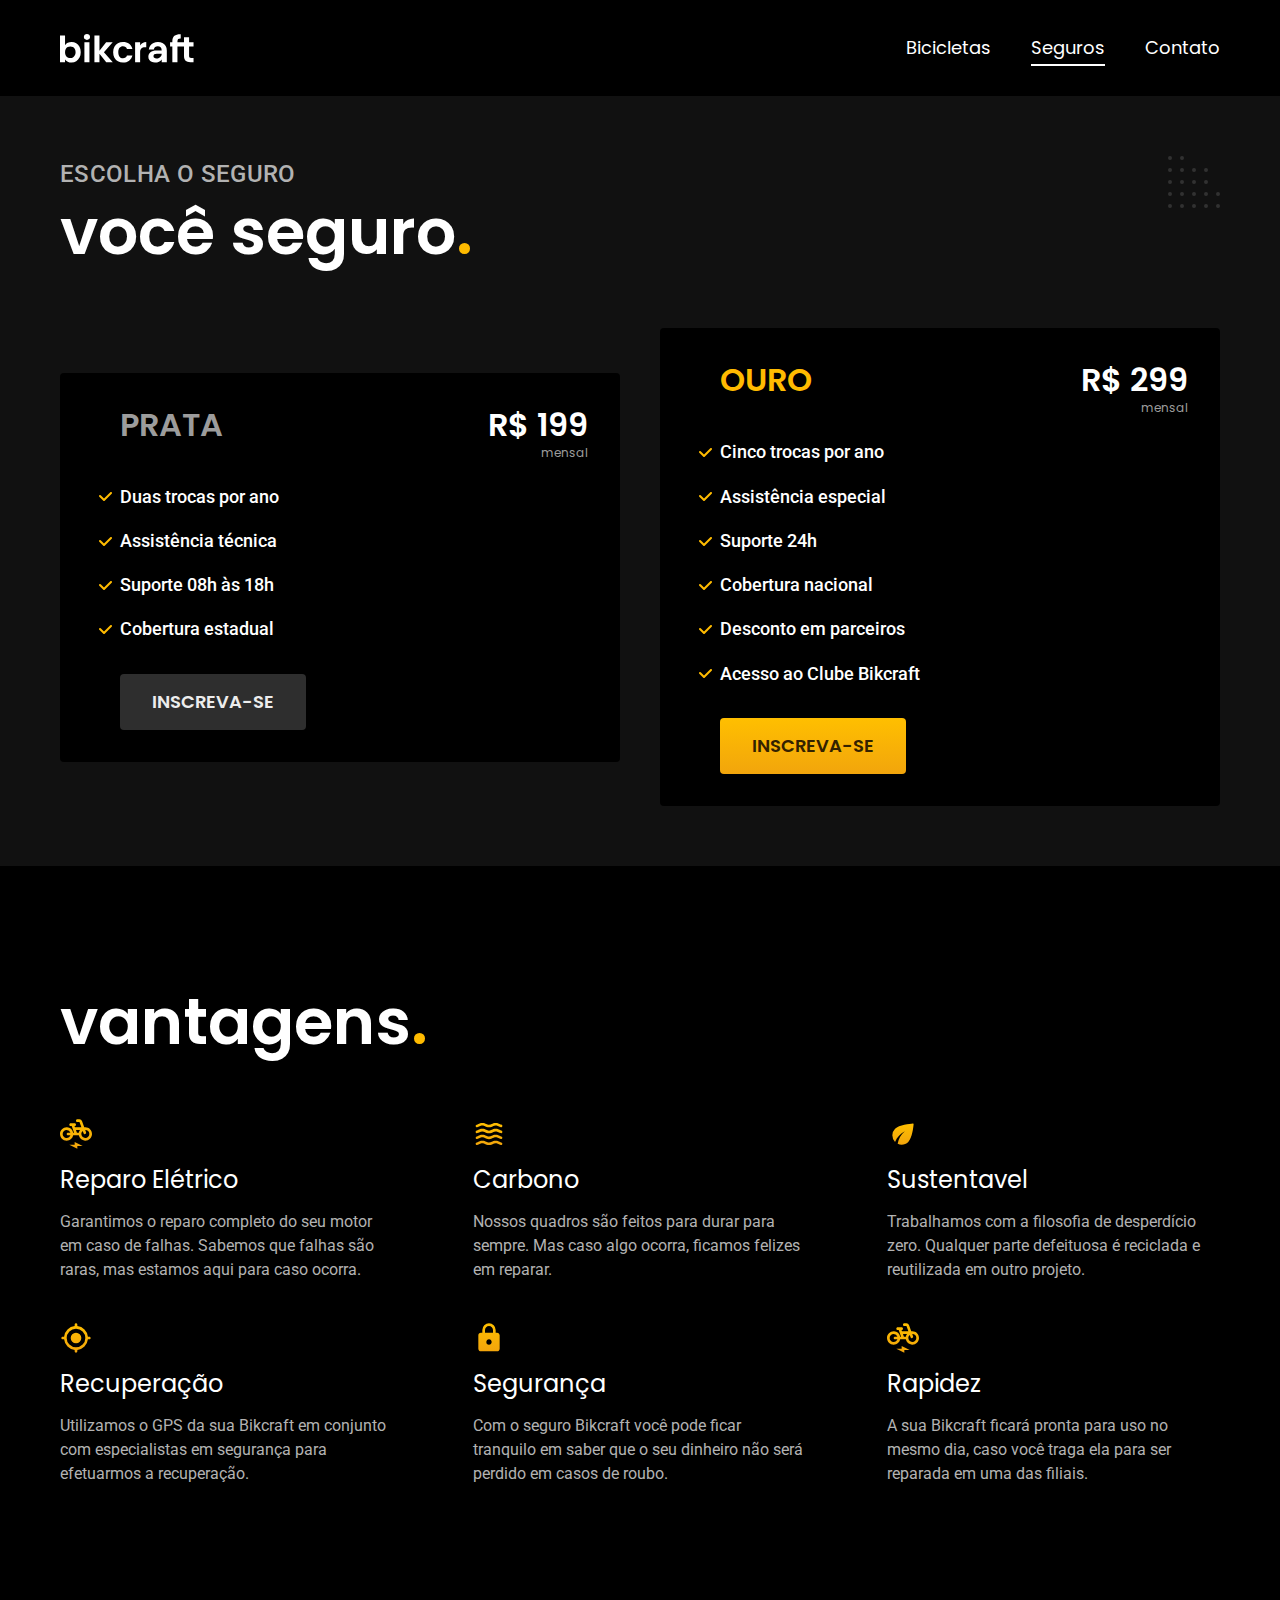
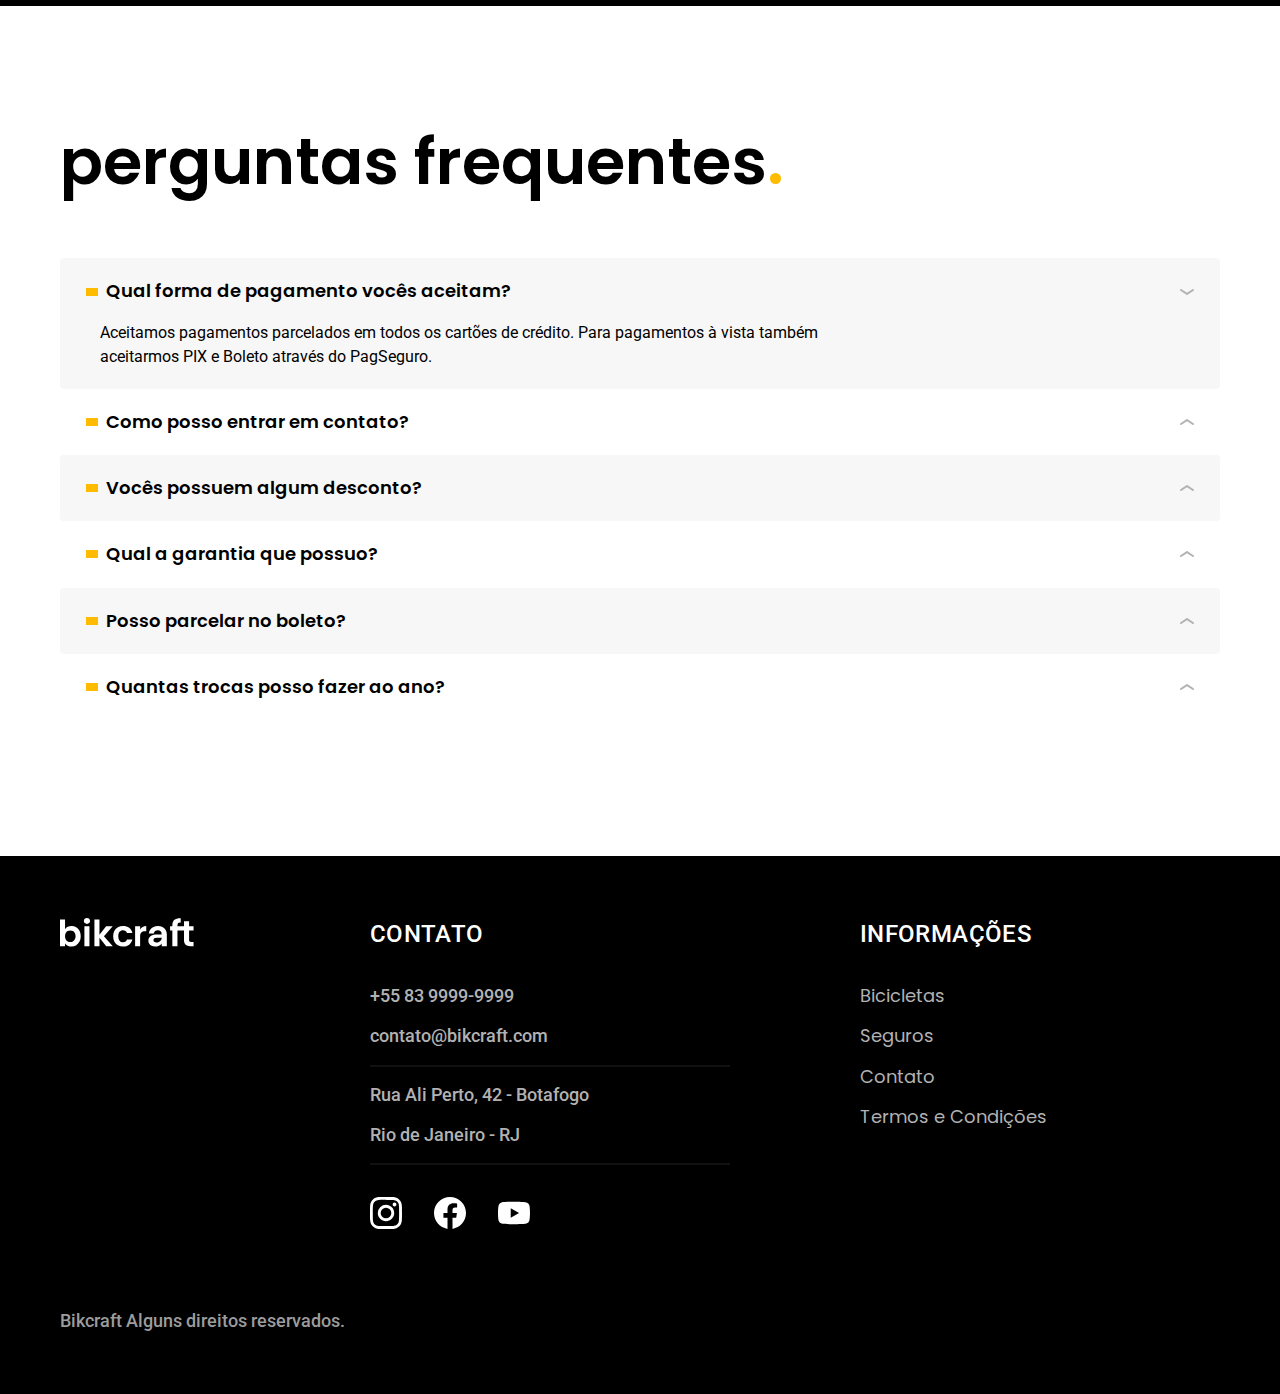
<file: seguros.html>
<!DOCTYPE html>
<html lang="pt-br">

<head>
  <meta charset="UTF-8">
  <meta http-equiv="X-UA-Compatible" content="IE=edge">
  <meta name="viewport" content="width=device-width, initial-scale=1.0">
  <meta name="description" content="Bicicletas elétricas de alta precisão e qualidade, feitas sob medida para você. Explore o mundo na sua velocidade com a Bikcraft.">
  <title>Seguros | Bikcraft</title>
  <link rel="icon" href="./favicon.svg" type="image/svg+xml">
  <link rel="stylesheet" href="./css/style.css">
  <link rel="preload" href="./css/style.css" as="style">
  <link rel="preconnect" href="https://fonts.googleapis.com">
  <link rel="preconnect" href="https://fonts.gstatic.com" crossorigin>
  <link href="https://fonts.googleapis.com/css2?family=Merriweather:ital,wght@1,900&family=Poppins:wght@400;600&family=Roboto:wght@400;500&display=swap" rel="stylesheet">
  <script>document.documentElement.classList.add("js")</script>
</head>

<body id="seguros">
  <header class="header-bg">
    <div class="header container">
      <a href="./"><img src="./img/bikcraft.svg" alt="Bikcraft Logo"></a>
      <nav aria-label="primaria">
        <ul class="header-menu font-1-m cor-0">
          <li><a href="./bicicletas.html">Bicicletas</a></li>
          <li><a href="./seguros.html">Seguros</a></li>
          <li><a href="./contato.html">Contato</a></li>
        </ul>
      </nav>
    </div>
  </header>
  <main class="seguros-bg">
    <div class="titulo-bg">
      <div class="titulo container">
        <p class="font-2-l-b cor-5">Escolha o seguro</p>
        <h1 class="font-1-xxl cor-0">você seguro<span class="cor-p1">.</span></h1>
      </div>
    </div>
    <div class="seguros container">
      <div class="seguros-item fadeInLeft" data-anime="200">
        <h3 class="font-1-xl cor-6">PRATA</h3>
        <span class="font-1-xl cor-0">R$ 199<span class="font-1-xs cor-6">mensal</span></span>
        <ul class="font-2-m cor-0">
          <li>Duas trocas por ano</li>
          <li>Assistência técnica</li>
          <li>Suporte 08h às 18h</li>
          <li>Cobertura estadual</li>
        </ul>
        <a class="botao secundario" href="./orcamento.html?tipo=seguro&produto=prata">Inscreva-se</a>
      </div>
      <div class="seguros-item fadeInRight" data-anime="400">
        <h3 class="font-1-xl cor-p1">OURO</h3>
        <span class="font-1-xl cor-0">R$ 299<span class="font-1-xs cor-6">mensal</span></span>
        <ul class="font-2-m cor-0">
          <li>Cinco trocas por ano</li>
          <li>Assistência especial</li>
          <li>Suporte 24h</li>
          <li>Cobertura nacional</li>
          <li>Desconto em parceiros</li>
          <li>Acesso ao Clube Bikcraft</li>
        </ul>
        <a class="botao" href="./orcamento.html?tipo=seguro&produto=ouro">Inscreva-se</a>
      </div>
    </div>
  </main>
  <article class="vantagens-bg">
    <div class="vantagens container">
      <h2 class="font-1-xxl cor-0">vantagens<span class="cor-p1">.</span></h2>
      <ul>
        <li>
          <img src="./img/icones/eletrica.svg" alt="">
          <h3 class="font-1-l cor-0">Reparo Elétrico</h3>
          <p class="font-2-s cor-5">Garantimos o reparo completo do seu motor em caso de falhas. Sabemos que falhas são raras, mas estamos aqui para caso ocorra.</p>
        </li>
        <li>
          <img src="./img/icones/carbono.svg" alt="">
          <h3 class="font-1-l cor-0">Carbono</h3>
          <p class="font-2-s cor-5">Nossos quadros são feitos para durar para sempre. Mas caso algo ocorra, ficamos felizes em reparar.</p>
        </li>
        <li>
          <img src="./img/icones/sustentavel.svg" alt="">
          <h3 class="font-1-l cor-0">Sustentavel</h3>
          <p class="font-2-s cor-5">Trabalhamos com a filosofia de desperdício zero. Qualquer parte defeituosa é reciclada e reutilizada em outro projeto.</p>
        </li>
        <li>
          <img src="./img/icones/rastreador.svg" alt="">
          <h3 class="font-1-l cor-0">Recuperação</h3>
          <p class="font-2-s cor-5">Utilizamos o GPS da sua Bikcraft em conjunto com especialistas em segurança para efetuarmos a recuperação.</p>
        </li>
        <li>
          <img src="./img/icones/seguro.svg" alt="">
          <h3 class="font-1-l cor-0">Segurança</h3>
          <p class="font-2-s cor-5">Com o seguro Bikcraft você pode ficar tranquilo em saber que o seu dinheiro não será perdido em casos de roubo.</p>
        </li>
        <li>
          <img src="./img/icones/eletrica.svg" alt="">
          <h3 class="font-1-l cor-0">Rapidez</h3>
          <p class="font-2-s cor-5">A sua Bikcraft ficará pronta para uso no mesmo dia, caso você traga ela para ser reparada em uma das filiais.</p>
        </li>
      </ul>
    </div>
  </article>
  <article class="perguntas container">
    <h2 class="font-1-xxl">perguntas frequentes<span class="cor-p1">.</span></h2>
    <dl>
      <div>
        <dt><button class="font-1-m-b" aria-expanded="true" aria-controls="pergunta1">Qual forma de pagamento vocês aceitam?</button> </dt>
        <dd class="font-2-s cor-9 ativa" id="pergunta1">Aceitamos pagamentos parcelados em todos os cartões de crédito. Para pagamentos à vista também aceitarmos PIX e Boleto através do PagSeguro.</dd>
      </div>
      <div>
        <dt><button class="font-1-m-b" aria-expanded="false" aria-controls="pergunta2">Como posso entrar em contato?</button></dt>
        <dd class="font-2-s cor-9" id="pergunta2">Aceitamos pagamentos parcelados em todos os cartões de crédito. Para pagamentos à vista também aceitarmos PIX e Boleto através do PagSeguro.</dd>
      </div>
      <div>
        <dt><button class="font-1-m-b" aria-expanded="false" aria-controls="pergunta3">Vocês possuem algum desconto?</button></dt>
        <dd class="font-2-s cor-9" id="pergunta3">Aceitamos pagamentos parcelados em todos os cartões de crédito. Para pagamentos à vista também aceitarmos PIX e Boleto através do PagSeguro.</dd>
      </div>
      <div>
        <dt><button class="font-1-m-b" aria-expanded="false" aria-controls="pergunta4">Qual a garantia que possuo?</button></dt>
        <dd class="font-2-s cor-9" id="pergunta4">Aceitamos pagamentos parcelados em todos os cartões de crédito. Para pagamentos à vista também aceitarmos PIX e Boleto através do PagSeguro.</dd>
      </div>
      <div>
        <dt><button class="font-1-m-b" aria-expanded="false" aria-controls="pergunta5">Posso parcelar no boleto?</button></dt>
        <dd class="font-2-s cor-9" id="pergunta5">Aceitamos pagamentos parcelados em todos os cartões de crédito. Para pagamentos à vista também aceitarmos PIX e Boleto através do PagSeguro.</dd>
      </div>
      <div>
        <dt><button class="font-1-m-b" aria-expanded="false" aria-controls="pergunta6">Quantas trocas posso fazer ao ano? </button></dt>
        <dd class="font-2-s cor-9" id="pergunta6">Aceitamos pagamentos parcelados em todos os cartões de crédito. Para pagamentos à vista também aceitarmos PIX e Boleto através do PagSeguro.</dd>
      </div>
    </dl>

  </article>

  <footer class="footer-bg">
    <div class="footer container">
      <img src="./img/bikcraft.svg" alt="Bikcraft">
      <div class="footer-contato">
        <h3 class="font-2-l-b cor-0">CONTATO</h3>
        <ul class="font-2-m cor-5">
          <li><a href="tel:+5521999999999">+55 83 9999-9999</a></li>
          <li><a href="mailto:contato@bikcraft.com">contato@bikcraft.com</a></li>
          <li>Rua Ali Perto, 42 - Botafogo</li>
          <li>Rio de Janeiro - RJ</li>
        </ul>
        <div class="footer-redes">
          <a href="./"><img src="./img/redes/instagram.svg" alt="Instagram"></a>
          <a href="./"><img src="./img/redes/facebook.svg" alt="Facebook"></a>
          <a href="./"><img src="./img/redes/youtube.svg" alt="Youtube"></a>
        </div>
      </div>
      <div class="footer-info">
        <h3 class="font-2-l-b cor-0">Informações</h3>
        <nav>
          <ul class="font-1-m cor-5">
            <li><a href="./bicicletas.html">Bicicletas</a></li>
            <li><a href="./seguros.html">Seguros</a></li>
            <li><a href="./contato.html">Contato</a></li>
            <li><a href="./termos.html">Termos e Condições</a></li>
          </ul>
        </nav>
      </div>
      <p class="footer-copy font-2-m cor-6">Bikcraft Alguns direitos reservados.</p>
    </div>
  </footer>
  <script src="./js/plugins/simple-anime.js"></script>
  <script src="./js/script.js"></script>
</body>

</html>
</file>
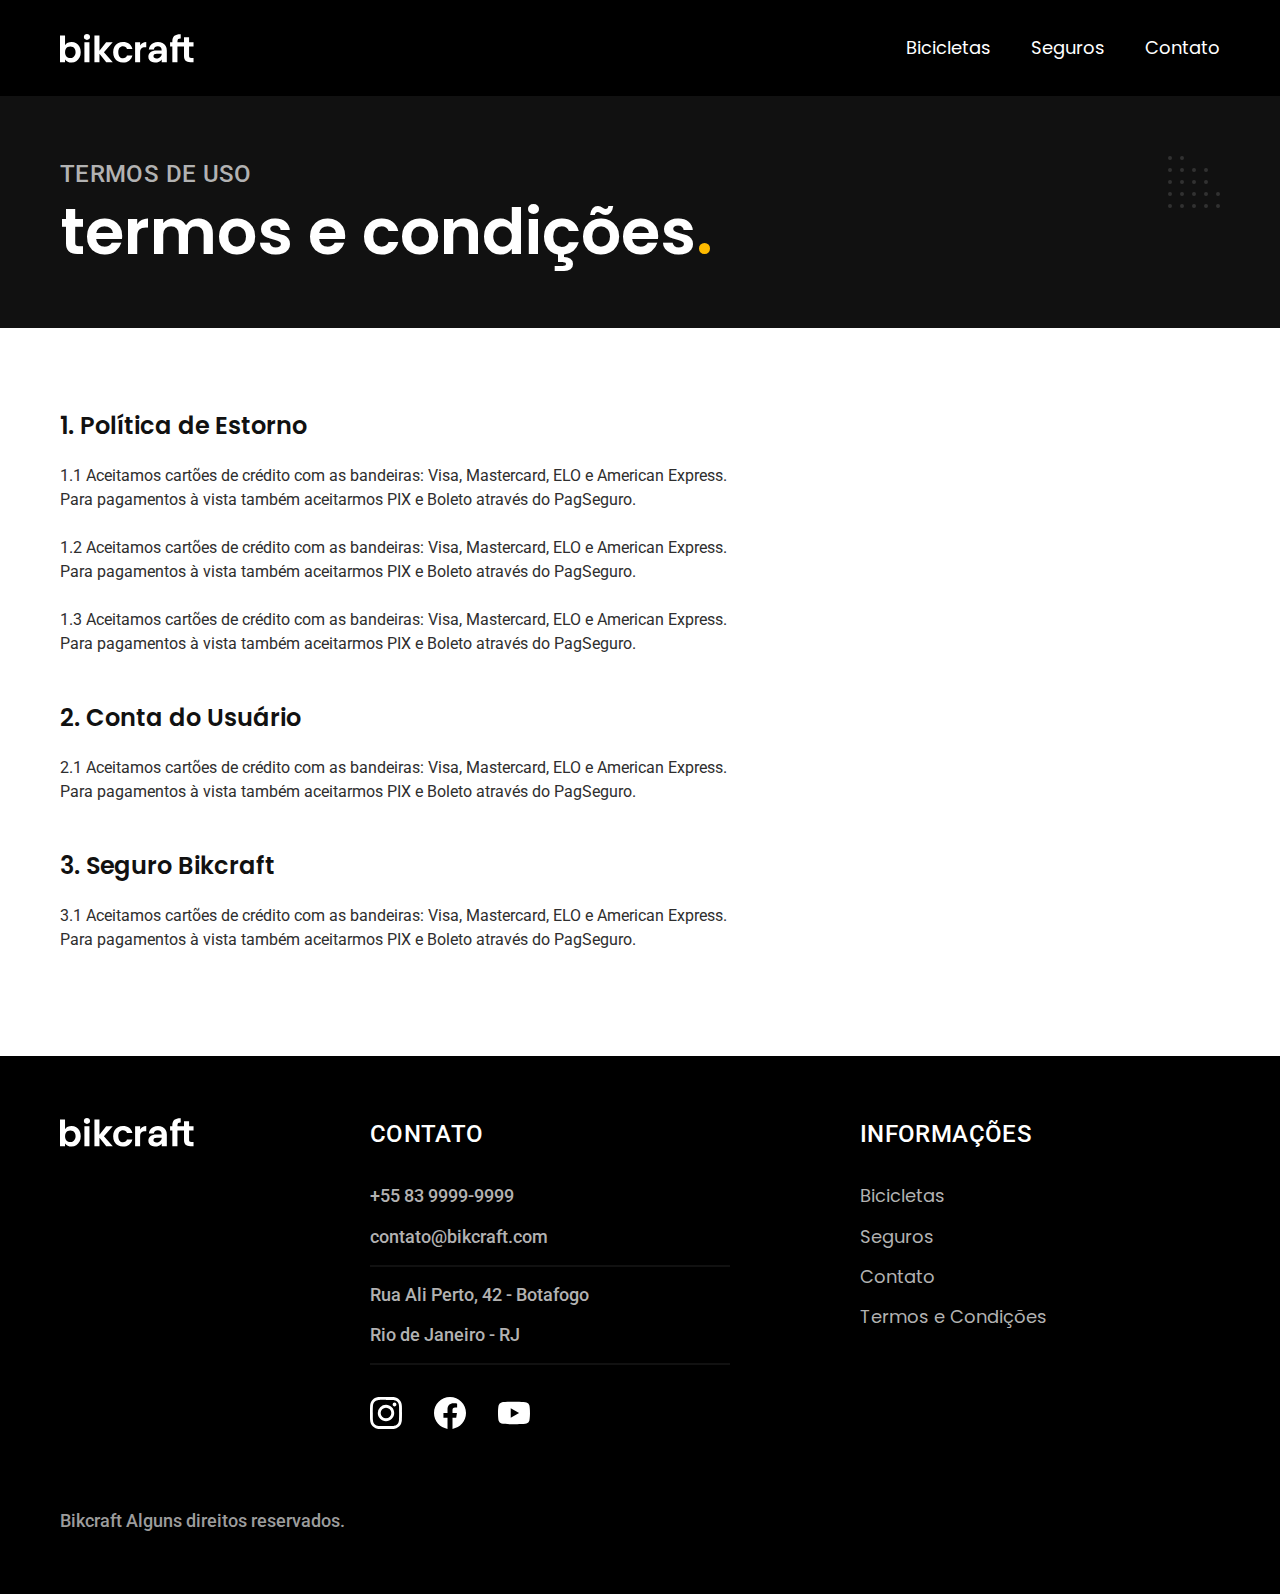
<file: termos.html>
<!DOCTYPE html>
<html lang="pt-br">

<head>
  <meta charset="UTF-8">
  <meta http-equiv="X-UA-Compatible" content="IE=edge">
  <meta name="viewport" content="width=device-width, initial-scale=1.0">
  <meta name="description" content="Bicicletas elétricas de alta precisão e qualidade, feitas sob medida para você. Explore o mundo na sua velocidade com a Bikcraft.">
  <title>Termos e condições | Bikcraft</title>
  <link rel="icon" href="./favicon.svg" type="image/svg+xml">
  <link rel="stylesheet" href="./css/style.css">
  <link rel="preload" href="./css/style.css">
  <link rel="preconnect" href="https://fonts.googleapis.com">
  <link rel="preconnect" href="https://fonts.gstatic.com" crossorigin>
  <link href="https://fonts.googleapis.com/css2?family=Merriweather:ital,wght@1,900&family=Poppins:wght@400;600&family=Roboto:wght@400;500&display=swap" rel="stylesheet">
  <script>document.documentElement.classList.add("js")</script>
</head>

<body id="termos">
  <header class="header-bg">
    <div class="header container">
      <a href="./"><img src="./img/bikcraft.svg" alt="Bikcraft Logo"></a>
      <nav aria-label="primaria">
        <ul class="header-menu font-1-m cor-0">
          <li><a href="./bicicletas.html">Bicicletas</a></li>
          <li><a href="./seguros.html">Seguros</a></li>
          <li><a href="./contato.html">Contato</a></li>
        </ul>
      </nav>
    </div>
  </header>
  <main>
    <div class="titulo-bg">
      <div class="titulo container">
        <p class="font-2-l-b cor-5">TERMOS DE USO</p>
        <h1 class="font-1-xxl cor-0">termos e condições<span class="cor-p1">.</span></h1>
      </div>
    </div>
    <div class="termos container font-2-s cor-10">
      <h2 class="font-1-l cor-11">1. Política de Estorno</h2>
      <p>1.1 Aceitamos cartões de crédito com as bandeiras: Visa, Mastercard, ELO e American Express. Para pagamentos à vista também aceitarmos PIX e Boleto através do PagSeguro.</p>
      <p>1.2 Aceitamos cartões de crédito com as bandeiras: Visa, Mastercard, ELO e American Express. Para pagamentos à vista também aceitarmos PIX e Boleto através do PagSeguro.</p>
      <p>1.3 Aceitamos cartões de crédito com as bandeiras: Visa, Mastercard, ELO e American Express. Para pagamentos à vista também aceitarmos PIX e Boleto através do PagSeguro.</p>
      <h2 class="font-1-l cor-11">2. Conta do Usuário</h2>
      <p>2.1 Aceitamos cartões de crédito com as bandeiras: Visa, Mastercard, ELO e American Express. Para pagamentos à vista também aceitarmos PIX e Boleto através do PagSeguro.</p>
      <h2 class="font-1-l cor-11">3. Seguro Bikcraft</h2>
      <p>3.1 Aceitamos cartões de crédito com as bandeiras: Visa, Mastercard, ELO e American Express. Para pagamentos à vista também aceitarmos PIX e Boleto através do PagSeguro.</p>
    </div>

  </main>
  <footer class="footer-bg">
    <div class="footer container">
      <img src="./img/bikcraft.svg" alt="Bikcraft">
      <div class="footer-contato">
        <h3 class="font-2-l-b cor-0">CONTATO</h3>
        <ul class="font-2-m cor-5">
          <li><a href="tel:+5521999999999">+55 83 9999-9999</a></li>
          <li><a href="mailto:contato@bikcraft.com">contato@bikcraft.com</a></li>
          <li>Rua Ali Perto, 42 - Botafogo</li>
          <li>Rio de Janeiro - RJ</li>
        </ul>
        <div class="footer-redes">
          <a href="./"><img src="./img/redes/instagram.svg" alt="Instagram"></a>
          <a href="./"><img src="./img/redes/facebook.svg" alt="Facebook"></a>
          <a href="./"><img src="./img/redes/youtube.svg" alt="Youtube"></a>
        </div>
      </div>
      <div class="footer-info">
        <h3 class="font-2-l-b cor-0">Informações</h3>
        <nav>
          <ul class="font-1-m cor-5">
            <li><a href="./bicicletas.html">Bicicletas</a></li>
            <li><a href="./seguros.html">Seguros</a></li>
            <li><a href="./contato.html">Contato</a></li>
            <li><a href="./termos.html">Termos e Condições</a></li>
          </ul>
        </nav>
      </div>
      <p class="footer-copy font-2-m cor-6">Bikcraft Alguns direitos reservados.</p>
    </div>
  </footer>
  <script src="./js/script.js"></script>
</body>

</html>
</file>
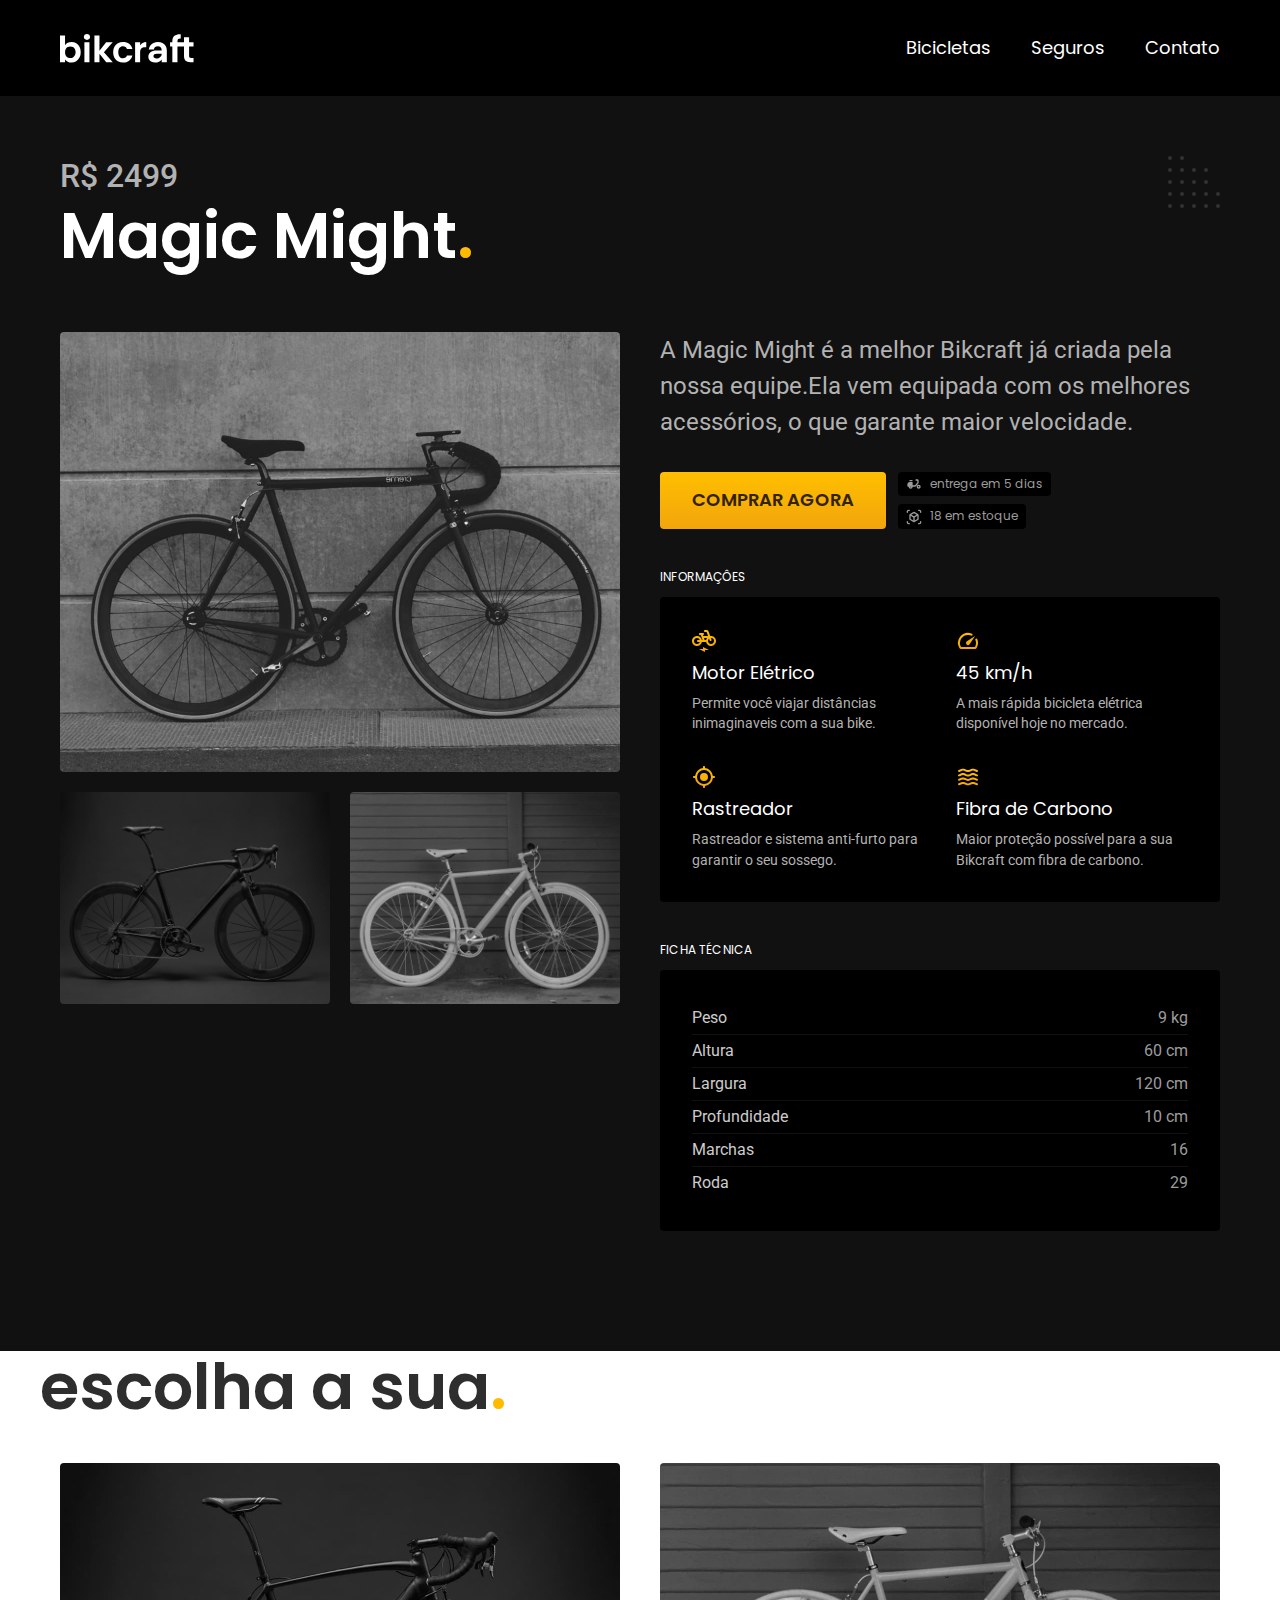
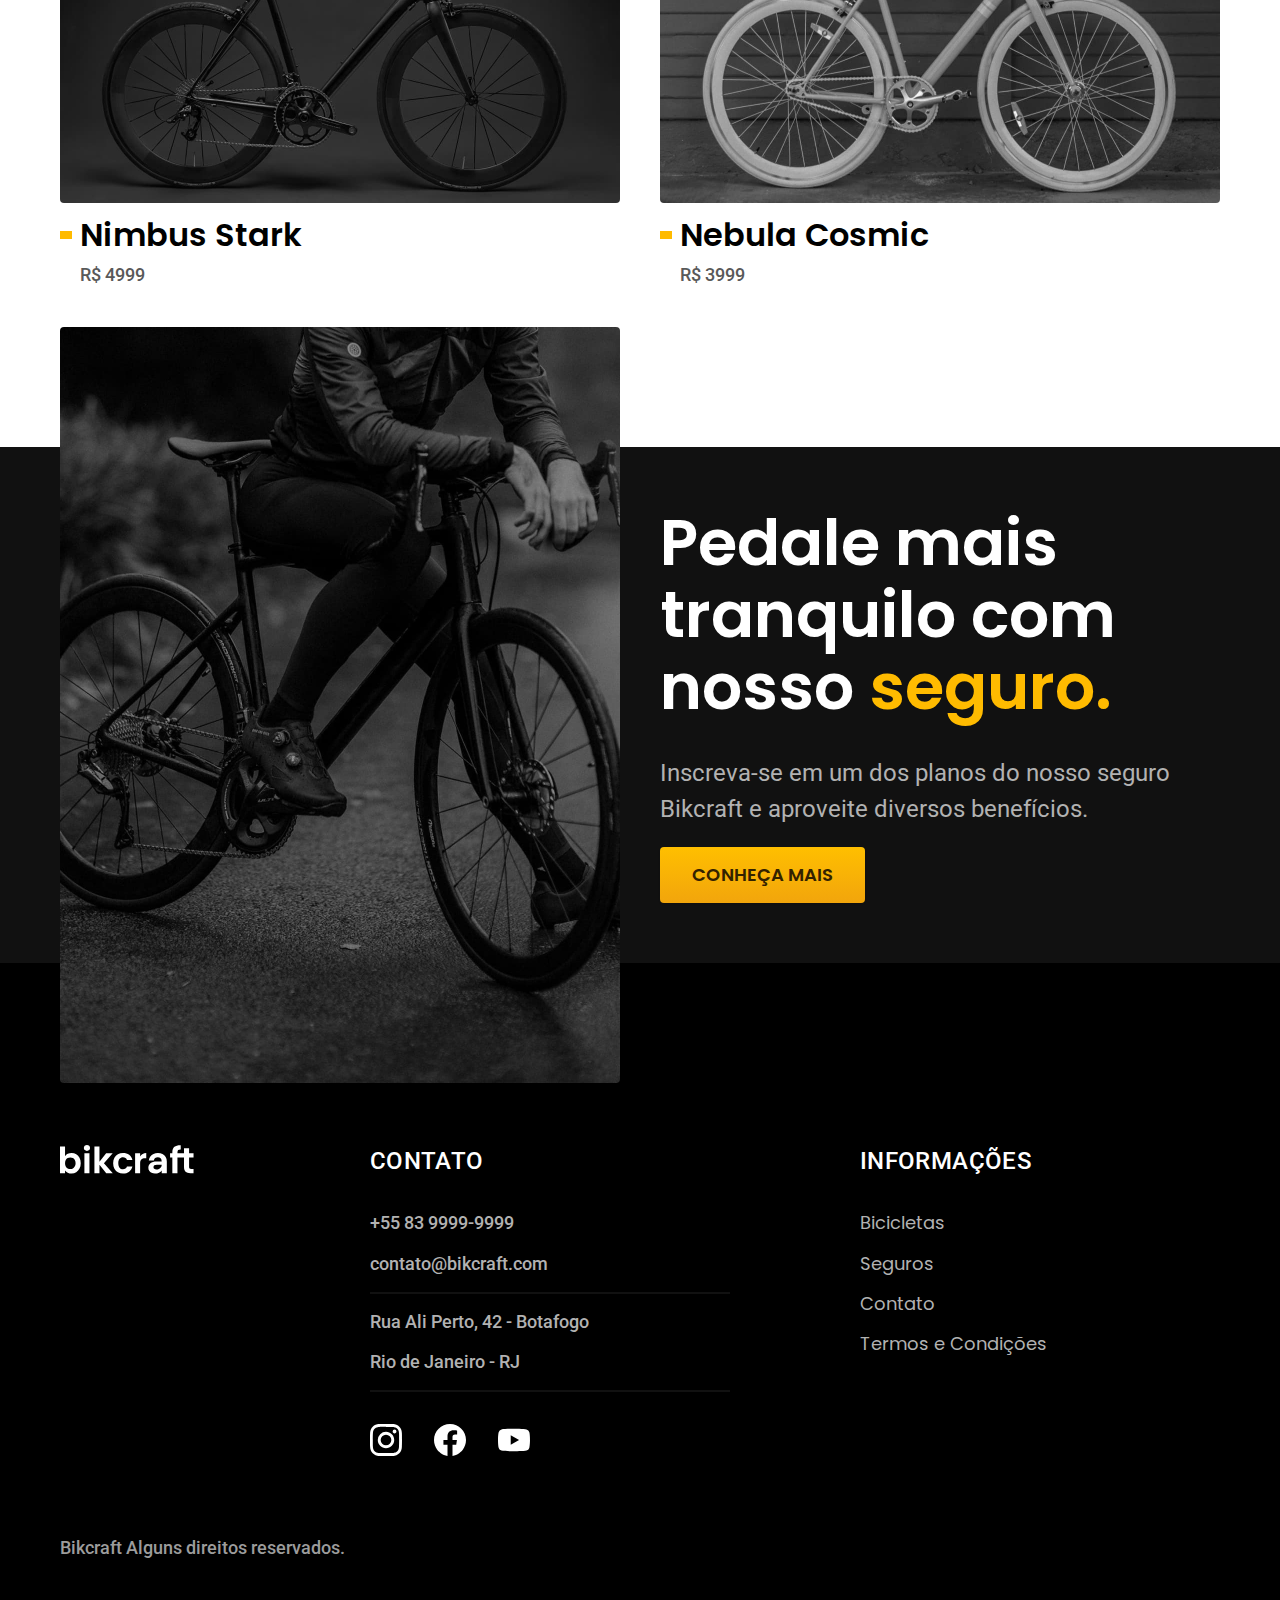
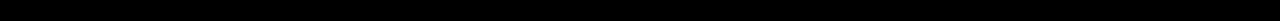
<file: bicicletas/magic.html>
<!DOCTYPE html>
<html lang="pt-br">

<head>
  <meta charset="UTF-8">
  <meta http-equiv="X-UA-Compatible" content="IE=edge">
  <meta name="viewport" content="width=device-width, initial-scale=1.0">
  <meta name="description" content="Bicicletas elétricas de alta precisão e qualidade, feitas sob medida para você. Explore o mundo na sua velocidade com a Bikcraft.">
  <title> Magic Might | Bikcraft</title>
  <link rel="icon" href="../favicon.svg" type="image/svg+xml">
  <link rel="stylesheet" href="../css/style.css">
  <link rel="preconnect" href="https://fonts.googleapis.com">
  <link rel="preconnect" href="https://fonts.gstatic.com" crossorigin>
  <link href="https://fonts.googleapis.com/css2?family=Merriweather:ital,wght@1,900&family=Poppins:wght@400;600&family=Roboto:wght@400;500&display=swap" rel="stylesheet">
  <script>document.documentElement.classList.add("js")</script>
</head>

<body id="bicicleta">
  <header class="header-bg">
    <div class="header container">
      <a href="../"><img src="../img/bikcraft.svg" alt="Bikcraft Logo"></a>
      <nav aria-label="primaria">
        <ul class="header-menu font-1-m cor-0">
          <li><a href="../bicicletas.html">Bicicletas</a></li>
          <li><a href="../seguros.html">Seguros</a></li>
          <li><a href="../contato.html">Contato</a></li>
        </ul>
      </nav>
    </div>
  </header>
  <main class="titulo-bg">
    <div>
      <div class="titulo container">
        <p class="font-2-xl cor-5">R$ 2499</p>
        <h2 class="font-1-xxl cor-0">Magic Might<span class="cor-p1">.</span></h2>
      </div>
    </div>
    <div class="bicicleta container">
      <div class="bicicleta-imagens">
        <img src="../img/bicicleta/nimbus2.jpg" alt="Bicicleta">
        <img src="../img/bicicleta/nimbus1.jpg" alt="Bicicleta">
        <img src="../img/bicicleta/nimbus3.jpg" alt="Bicicleta">
      </div>
      <div class="bicicleta-conteudo">
        <p class="font-2-l cor-5">A Magic Might é a melhor Bikcraft já criada pela nossa equipe.Ela vem equipada com os melhores acessórios, o que garante maior velocidade.</p>
        <div class="bicicleta-comprar">
          <a class="botao" href="../orcamento.html?tipo=bikcraft&produto=magic">Comprar Agora</a>
          <span class="font-1-xs cor-6">
            <img src="../img/icones/entrega.svg" alt="">entrega em 5 dias</span>
          <span class="font-1-xs cor-6">
            <img src="../img/icones/estoque.svg" alt="">18 em estoque</span>
        </div>
        <h2 class="font-1-xs cor-0">INFORMAÇÔES</h2>
        <ul class="bicicleta-info">
          <li>
            <img src="../img/icones/eletrica.svg" alt="">
            <h3 class="font-1-m cor-0">Motor Elétrico</h3>
            <p class="font-2-xs cor-5">Permite você viajar distâncias inimaginaveis com a sua bike.</p>
          </li>
          <li>
            <img src="../img/icones/velocidade.svg" alt="">
            <h3 class="font-1-m cor-0">45 km/h</h3>
            <p class="font-2-xs cor-5">A mais rápida bicicleta elétrica disponível hoje no mercado.</p>
          </li>
          <li>
            <img src="../img/icones/rastreador.svg" alt="">
            <h3 class="font-1-m cor-0">Rastreador</h3>
            <p class="font-2-xs cor-5">Rastreador e sistema anti-furto para garantir o seu sossego.</p>
          </li>
          <li>
            <img src="../img/icones/carbono.svg" alt="">
            <h3 class="font-1-m cor-0">Fibra de Carbono</h3>
            <p class="font-2-xs cor-5">Maior proteção possível para a sua Bikcraft com fibra de carbono.</p>
          </li>
        </ul>
        <h2 class="font-1-xs cor-0">FICHA TÉCNICA</h2>
        <ul class="bicicleta-ficha font-2-s cor-4">
          <li>Peso<span>9 kg</span></li>
          <li>Altura<span>60 cm</span></li>
          <li>Largura<span>120 cm</span></li>
          <li>Profundidade<span>10 cm</span></li>
          <li>Marchas<span>16</span></li>
          <li>Roda<span>29</span></li>
        </ul>
      </div>
    </div>
  </main>

  <article class="bicicletas-lista container">
    <h2 class="font-1-xxl cor-10">Escolha a sua<span class="cor-p1">.</span></h2>
    <ul>
      <li>
        <a href="./nimbus.html">
          <img src="../img/bicicletas/nimbus.jpg" alt="Bicicleta branca">
          <h3 class="font-1-xl">Nimbus Stark</h3>
          <span class="font-2-m cor-8">R$ 4999</span>
        </a>
      </li>
      <li>
        <a href="./nebula.html">
          <img src="../img/bicicletas/nebula.jpg" alt="Bicicleta branca">
          <h3 class="font-1-xl">Nebula Cosmic</h3>
          <span class="font-2-m cor-8">R$ 3999</span>
        </a>
      </li>
    </ul>
  </article>

  <article class="seguro-bg">
    <div class="seguro container">
      <div class="seguro-imagem">
        <img src="../img/fotos/seguros.jpg" alt="Pessoa parada em cima de uma bicicleta">
      </div>
      <div class="seguro-conteudo">
        <h2 class="font-1-xxl cor-0">Pedale mais tranquilo com nosso <span class="cor-p1">seguro.</span></h2>
        <p class="font-2-l cor-5">Inscreva-se em um dos planos do nosso seguro Bikcraft e aproveite diversos benefícios.</p>
        <a class="botao" href="../seguros.html">Conheça mais</a>
      </div>
    </div>
  </article>
  <footer class="footer-bg">
    <div class="footer container">
      <img src="../img/bikcraft.svg" alt="Bikcraft">
      <div class="footer-contato">
        <h3 class="font-2-l-b cor-0">CONTATO</h3>
        <ul class="font-2-m cor-5">
          <li><a href="tel:+5521999999999">+55 83 9999-9999</a></li>
          <li><a href="mailto:contato@bikcraft.com">contato@bikcraft.com</a></li>
          <li>Rua Ali Perto, 42 - Botafogo</li>
          <li>Rio de Janeiro - RJ</li>
        </ul>
        <div class="footer-redes">
          <a href="../"><img src="../img/redes/instagram.svg" alt="Instagram"></a>
          <a href="../"><img src="../img/redes/facebook.svg" alt="Facebook"></a>
          <a href="../"><img src="../img/redes/youtube.svg" alt="Youtube"></a>
        </div>
      </div>
      <div class="footer-info">
        <h3 class="font-2-l-b cor-0">Informações</h3>
        <nav>
          <ul class="font-1-m cor-5">
            <li><a href="../bicicletas.html">Bicicletas</a></li>
            <li><a href="../seguros.html">Seguros</a></li>
            <li><a href="../contato.html">Contato</a></li>
            <li><a href="../termos.html">Termos e Condições</a></li>
          </ul>
        </nav>
      </div>
      <p class="footer-copy font-2-m cor-6">Bikcraft Alguns direitos reservados.</p>
    </div>
  </footer>
  <script src="../js/script.js"></script>
</body>

</html>
</file>
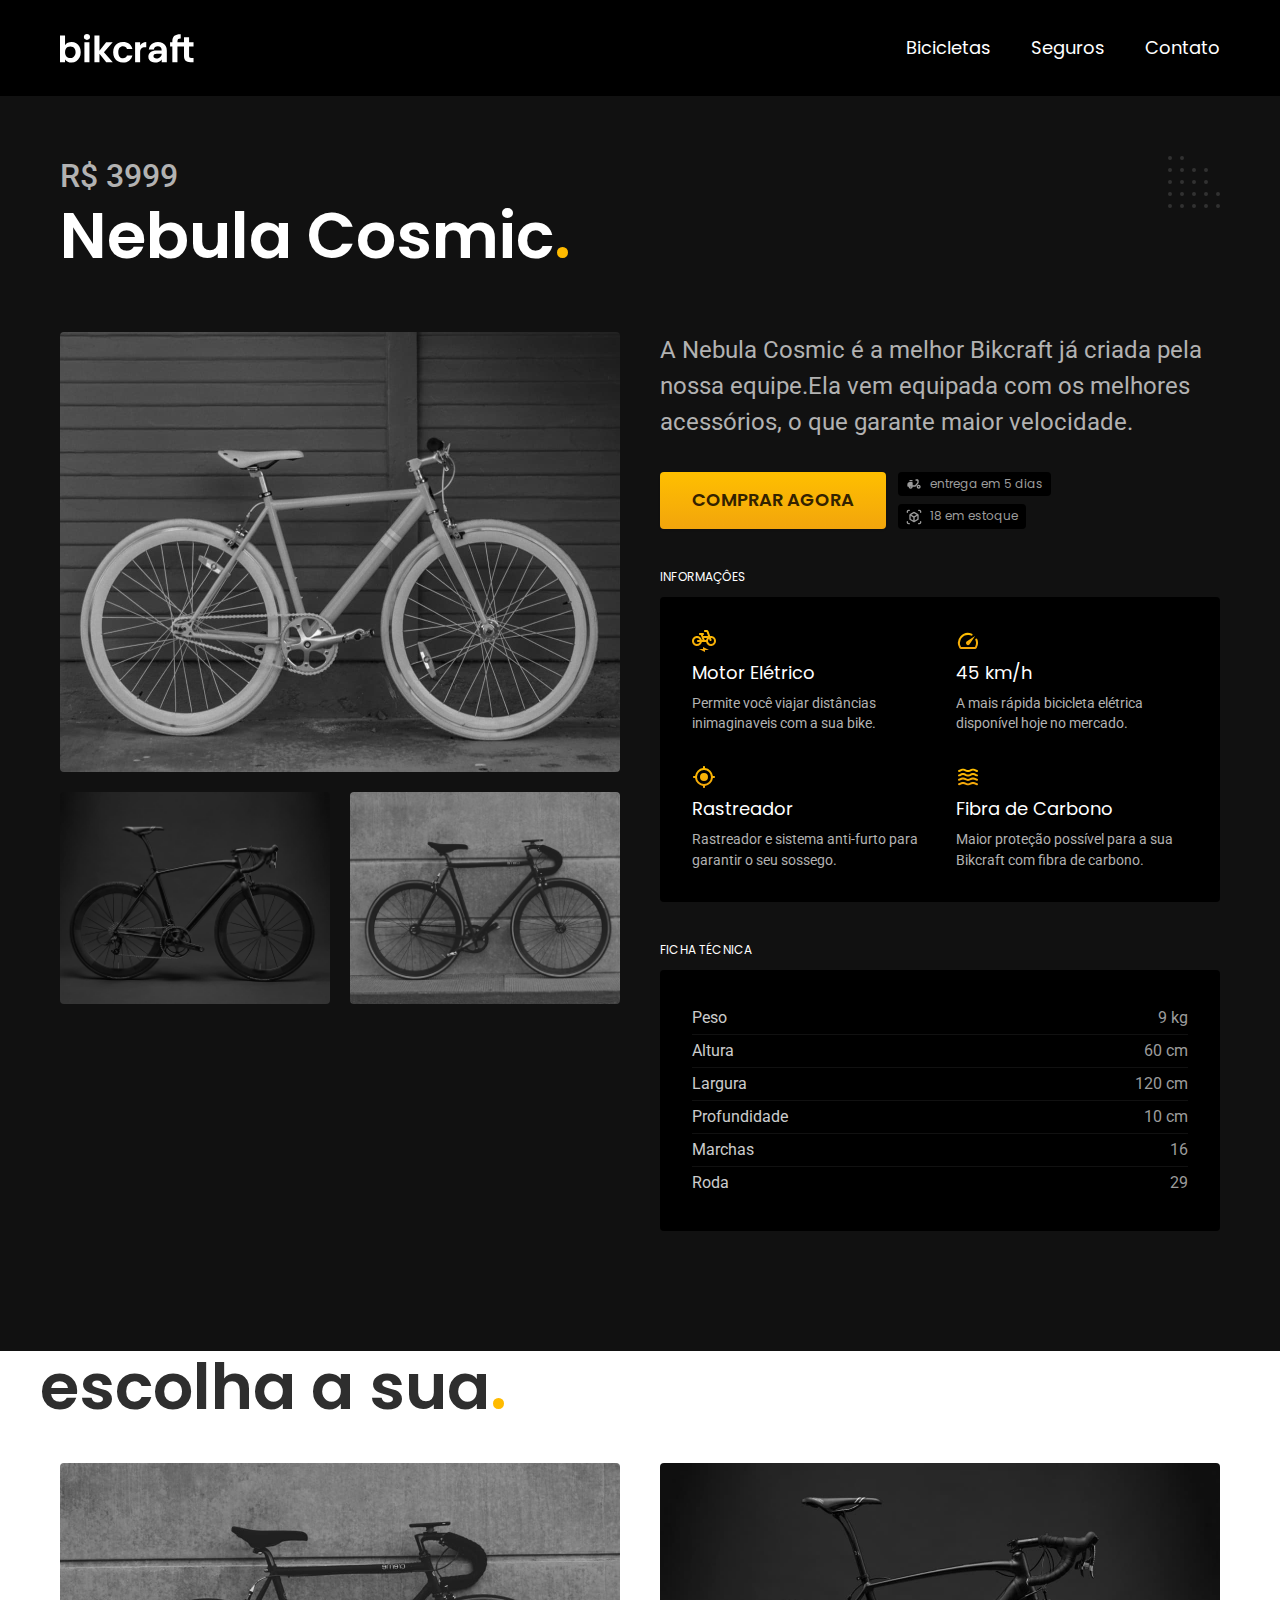
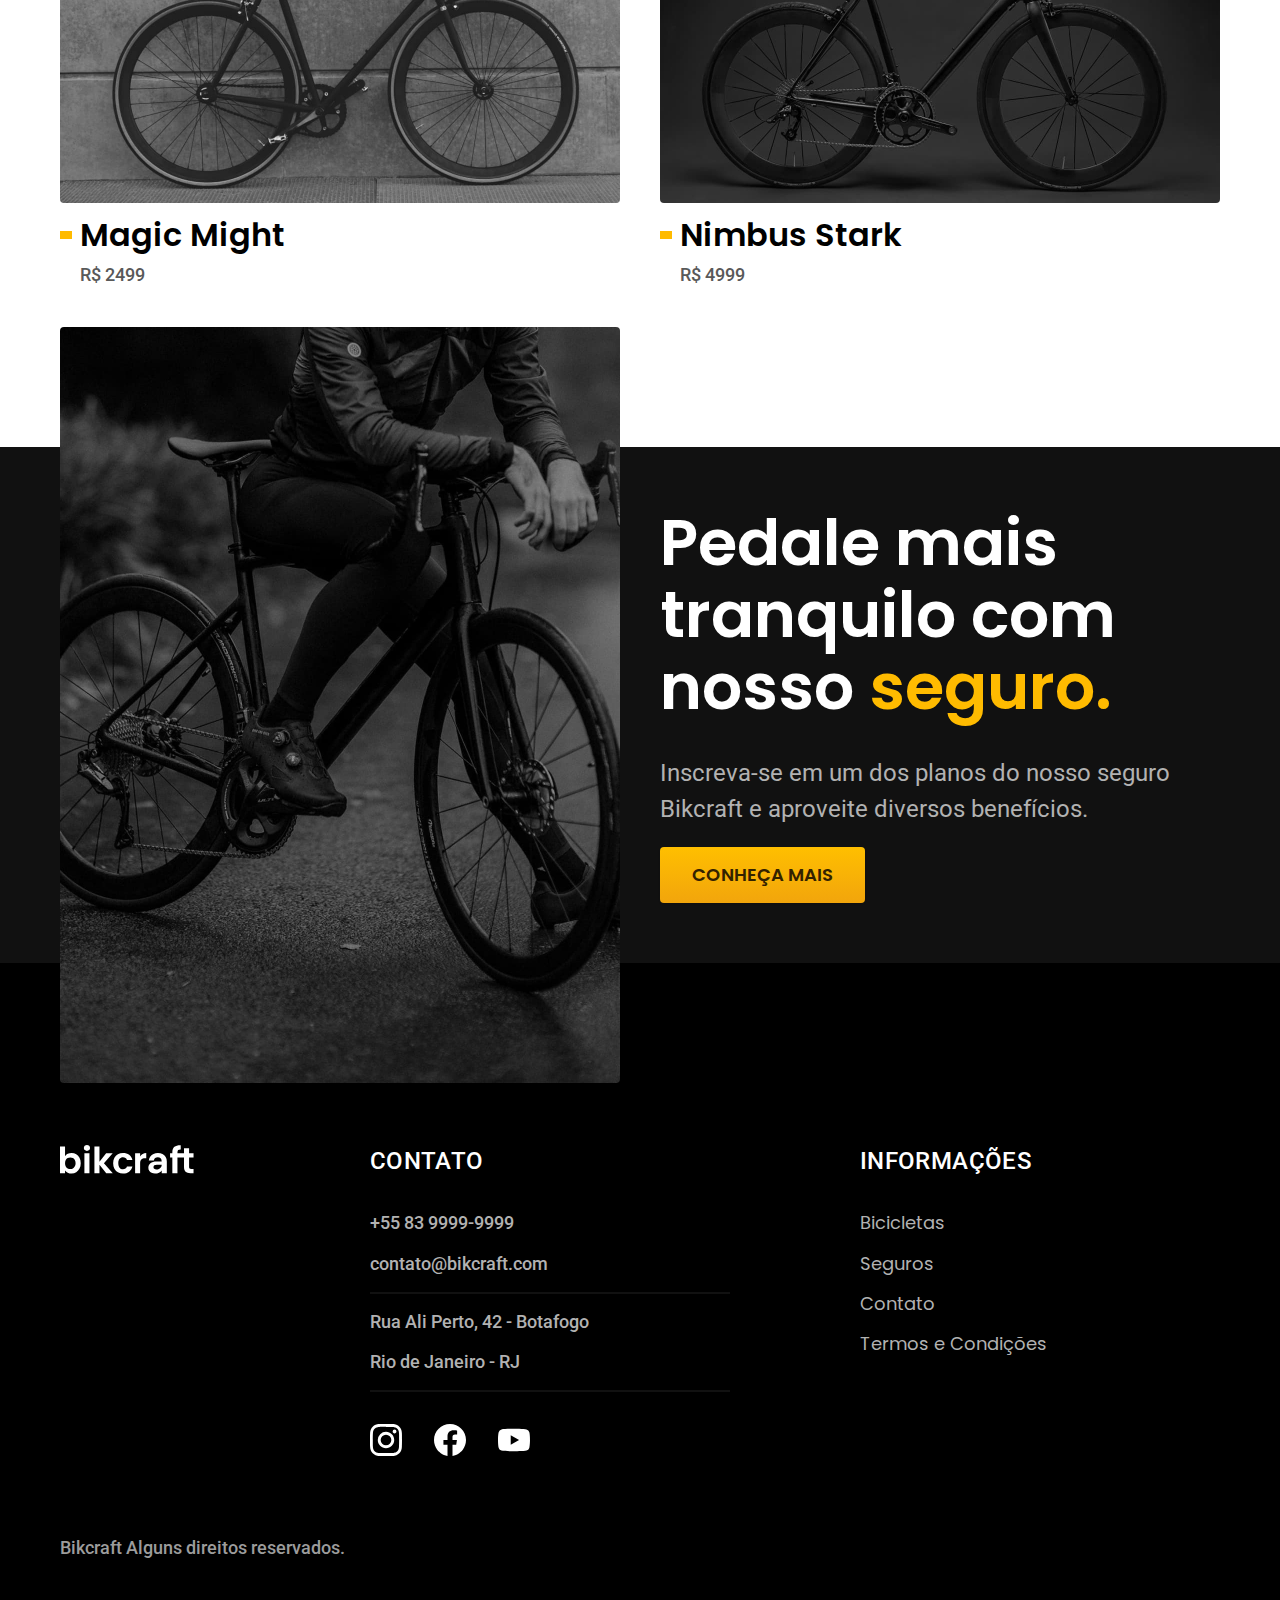
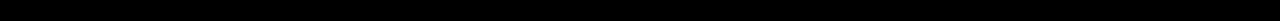
<file: bicicletas/nebula.html>
<!DOCTYPE html>
<html lang="pt-br">

<head>
  <meta charset="UTF-8">
  <meta http-equiv="X-UA-Compatible" content="IE=edge">
  <meta name="viewport" content="width=device-width, initial-scale=1.0">
  <meta name="description" content="Bicicletas elétricas de alta precisão e qualidade, feitas sob medida para você. Explore o mundo na sua velocidade com a Bikcraft.">
  <title> Nebula | Bikcraft</title>
  <link rel="icon" href="../favicon.svg" type="image/svg+xml">
  <link rel="stylesheet" href="../css/style.css">
  <link rel="preconnect" href="https://fonts.googleapis.com">
  <link rel="preconnect" href="https://fonts.gstatic.com" crossorigin>
  <link href="https://fonts.googleapis.com/css2?family=Merriweather:ital,wght@1,900&family=Poppins:wght@400;600&family=Roboto:wght@400;500&display=swap" rel="stylesheet">
  <script>document.documentElement.classList.add("js")</script>
</head>

<body id="bicicleta">
  <header class="header-bg">
    <div class="header container">
      <a href="../"><img src="../img/bikcraft.svg" alt="Bikcraft Logo"></a>
      <nav aria-label="primaria">
        <ul class="header-menu font-1-m cor-0">
          <li><a href="../bicicletas.html">Bicicletas</a></li>
          <li><a href="../seguros.html">Seguros</a></li>
          <li><a href="../contato.html">Contato</a></li>
        </ul>
      </nav>
    </div>
  </header>
  <main class="titulo-bg">
    <div>
      <div class="titulo container">
        <p class="font-2-xl cor-5">R$ 3999</p>
        <h2 class="font-1-xxl cor-0">Nebula Cosmic<span class="cor-p1">.</span></h2>
      </div>
    </div>
    <div class="bicicleta container">
      <div class="bicicleta-imagens">
        <img src="../img/bicicleta/nimbus3.jpg" alt="Bicicleta">
        <img src="../img/bicicleta/nimbus1.jpg" alt="Bicileta">
        <img src="../img/bicicleta/nimbus2.jpg" alt="Bicicleta">
      </div>
      <div class="bicicleta-conteudo">
        <p class="font-2-l cor-5">A Nebula Cosmic é a melhor Bikcraft já criada pela nossa equipe.Ela vem equipada com os melhores acessórios, o que garante maior velocidade.</p>
        <div class="bicicleta-comprar">
          <a class="botao" href="../orcamento.html?tipo=bikcraft&produto=nebula">Comprar Agora</a>
          <span class="font-1-xs cor-6">
            <img src="../img/icones/entrega.svg" alt="">entrega em 5 dias</span>
          <span class="font-1-xs cor-6">
            <img src="../img/icones/estoque.svg" alt="">18 em estoque</span>
        </div>
        <h2 class="font-1-xs cor-0">INFORMAÇÔES</h2>
        <ul class="bicicleta-info">
          <li>
            <img src="../img/icones/eletrica.svg" alt="">
            <h3 class="font-1-m cor-0">Motor Elétrico</h3>
            <p class="font-2-xs cor-5">Permite você viajar distâncias inimaginaveis com a sua bike.</p>
          </li>
          <li>
            <img src="../img/icones/velocidade.svg" alt="">
            <h3 class="font-1-m cor-0">45 km/h</h3>
            <p class="font-2-xs cor-5">A mais rápida bicicleta elétrica disponível hoje no mercado.</p>
          </li>
          <li>
            <img src="../img/icones/rastreador.svg" alt="">
            <h3 class="font-1-m cor-0">Rastreador</h3>
            <p class="font-2-xs cor-5">Rastreador e sistema anti-furto para garantir o seu sossego.</p>
          </li>
          <li>
            <img src="../img/icones/carbono.svg" alt="">
            <h3 class="font-1-m cor-0">Fibra de Carbono</h3>
            <p class="font-2-xs cor-5">Maior proteção possível para a sua Bikcraft com fibra de carbono.</p>
          </li>
        </ul>
        <h2 class="font-1-xs cor-0">FICHA TÉCNICA</h2>
        <ul class="bicicleta-ficha font-2-s cor-4">
          <li>Peso<span>9 kg</span></li>
          <li>Altura<span>60 cm</span></li>
          <li>Largura<span>120 cm</span></li>
          <li>Profundidade<span>10 cm</span></li>
          <li>Marchas<span>16</span></li>
          <li>Roda<span>29</span></li>
        </ul>
      </div>
    </div>
  </main>

  <article class="bicicletas-lista container">
    <h2 class="font-1-xxl cor-10">Escolha a sua<span class="cor-p1">.</span></h2>
    <ul>
      <li>
        <a href="./magic.html">
          <img src="../img/bicicletas/magic.jpg" alt="Bicicleta branca">
          <h3 class="font-1-xl">Magic Might</h3>
          <span class="font-2-m cor-8">R$ 2499</span>
        </a>
      </li>
      <li>
        <a href="./nimbus.html">
          <img src="../img/bicicletas/nimbus.jpg" alt="Bicicleta branca">
          <h3 class="font-1-xl">Nimbus Stark</h3>
          <span class="font-2-m cor-8">R$ 4999</span>
        </a>
      </li>
    </ul>
  </article>

  <article class="seguro-bg">
    <div class="seguro container">
      <div class="seguro-imagem">
        <img src="../img/fotos/seguros.jpg" alt="Pessoa parada em cima de uma bicicleta">
      </div>
      <div class="seguro-conteudo">
        <h2 class="font-1-xxl cor-0">Pedale mais tranquilo com nosso <span class="cor-p1">seguro.</span></h2>
        <p class="font-2-l cor-5">Inscreva-se em um dos planos do nosso seguro Bikcraft e aproveite diversos benefícios.</p>
        <a class="botao" href="../seguros.html">Conheça mais</a>
      </div>
    </div>
  </article>
  <footer class="footer-bg">
    <div class="footer container">
      <img src="../img/bikcraft.svg" alt="Bikcraft">
      <div class="footer-contato">
        <h3 class="font-2-l-b cor-0">CONTATO</h3>
        <ul class="font-2-m cor-5">
          <li><a href="tel:+5521999999999">+55 83 9999-9999</a></li>
          <li><a href="mailto:contato@bikcraft.com">contato@bikcraft.com</a></li>
          <li>Rua Ali Perto, 42 - Botafogo</li>
          <li>Rio de Janeiro - RJ</li>
        </ul>
        <div class="footer-redes">
          <a href="../"><img src="../img/redes/instagram.svg" alt="Instagram"></a>
          <a href="../"><img src="../img/redes/facebook.svg" alt="Facebook"></a>
          <a href="../"><img src="../img/redes/youtube.svg" alt="Youtube"></a>
        </div>
      </div>
      <div class="footer-info">
        <h3 class="font-2-l-b cor-0">Informações</h3>
        <nav>
          <ul class="font-1-m cor-5">
            <li><a href="../bicicletas.html">Bicicletas</a></li>
            <li><a href="../seguros.html">Seguros</a></li>
            <li><a href="../contato.html">Contato</a></li>
            <li><a href="../termos.html">Termos e Condições</a></li>
          </ul>
        </nav>
      </div>
      <p class="footer-copy font-2-m cor-6">Bikcraft Alguns direitos reservados.</p>
    </div>
  </footer>
  <script src="../js/script.js"></script>
</body>

</html>
</file>
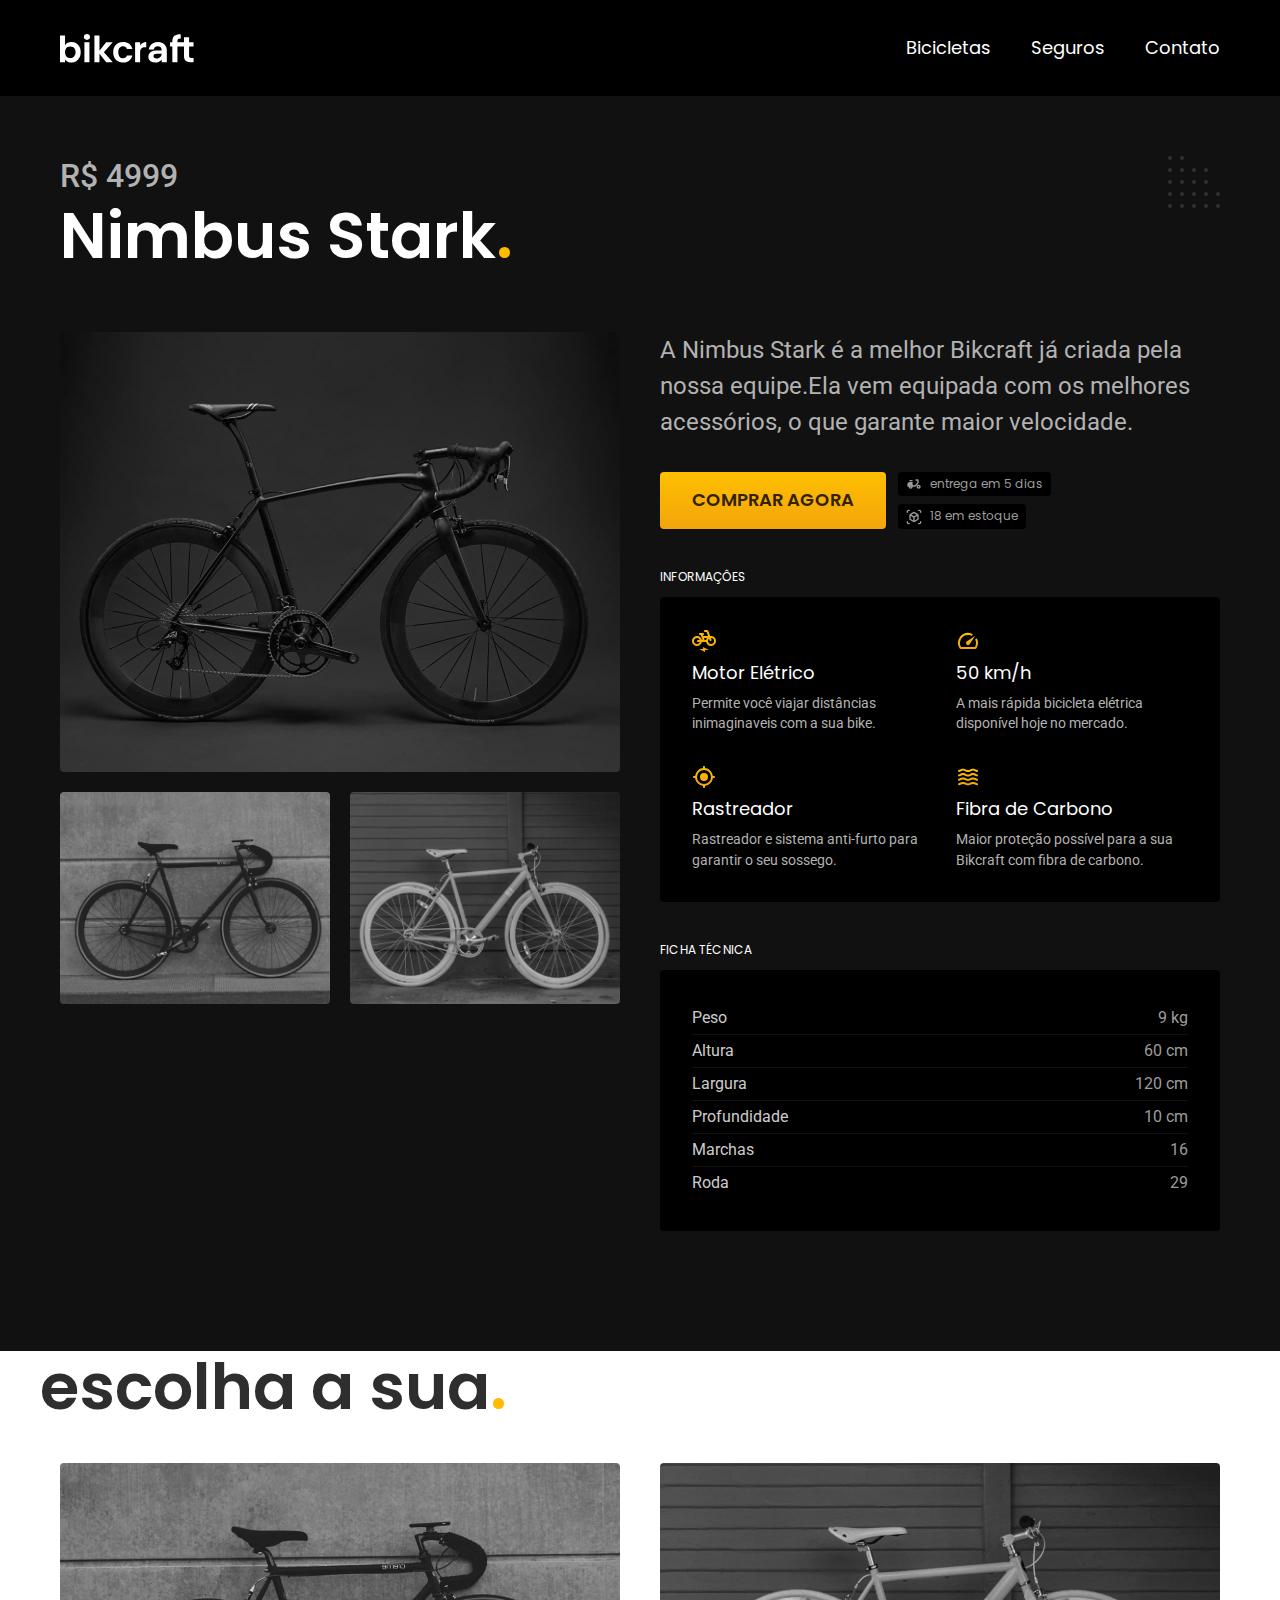
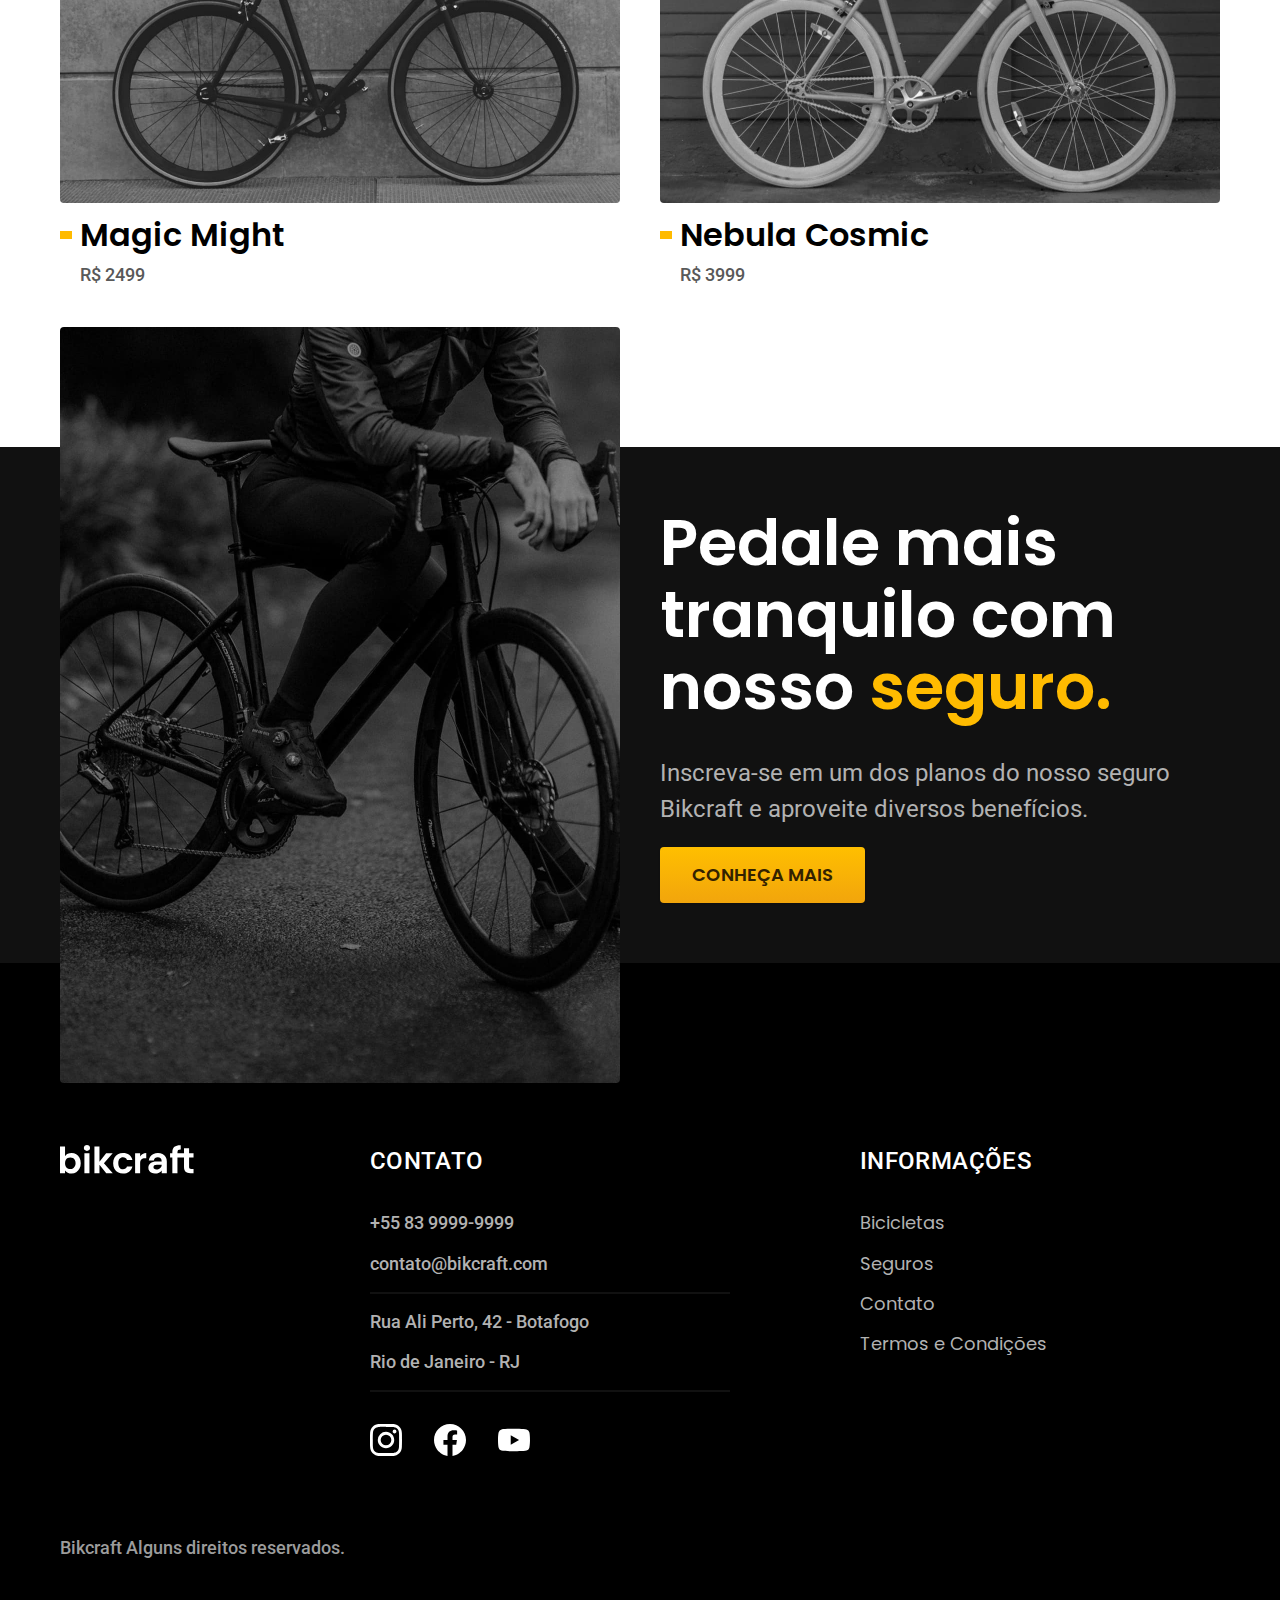
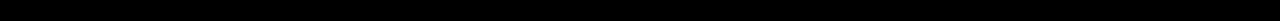
<file: bicicletas/nimbus.html>
<!DOCTYPE html>
<html lang="pt-br">

<head>
  <meta charset="UTF-8">
  <meta http-equiv="X-UA-Compatible" content="IE=edge">
  <meta name="viewport" content="width=device-width, initial-scale=1.0">
  <meta name="description" content="Bicicletas elétricas de alta precisão e qualidade, feitas sob medida para você. Explore o mundo na sua velocidade com a Bikcraft.">
  <title> Nimbus | Bikcraft</title>
  <link rel="icon" href="../favicon.svg" type="image/svg+xml">
  <link rel="stylesheet" href="../css/style.css">
  <link rel="preconnect" href="https://fonts.googleapis.com">
  <link rel="preconnect" href="https://fonts.gstatic.com" crossorigin>
  <link href="https://fonts.googleapis.com/css2?family=Merriweather:ital,wght@1,900&family=Poppins:wght@400;600&family=Roboto:wght@400;500&display=swap" rel="stylesheet">
  <script>document.documentElement.classList.add("js")</script>
</head>

<body id="bicicleta">
  <header class="header-bg">
    <div class="header container">
      <a href="../"><img src="../img/bikcraft.svg" alt="Bikcraft Logo"></a>
      <nav aria-label="primaria">
        <ul class="header-menu font-1-m cor-0">
          <li><a href="../bicicletas.html">Bicicletas</a></li>
          <li><a href="../seguros.html">Seguros</a></li>
          <li><a href="../contato.html">Contato</a></li>
        </ul>
      </nav>
    </div>
  </header>
  <main class="titulo-bg">
    <div>
      <div class="titulo container">
        <p class="font-2-xl cor-5">R$ 4999</p>
        <h2 class="font-1-xxl cor-0">Nimbus Stark<span class="cor-p1">.</span></h2>
      </div>
    </div>
    <div class="bicicleta container">
      <div class="bicicleta-imagens">
        <img src="../img/bicicleta/nimbus1.jpg" alt="Bicicleta">
        <img src="../img/bicicleta/nimbus2.jpg" alt="Bicicleta">
        <img src="../img/bicicleta/nimbus3.jpg" alt="Bicicleta">
      </div>
      <div class="bicicleta-conteudo">
        <p class="font-2-l cor-5">A Nimbus Stark é a melhor Bikcraft já criada pela nossa equipe.Ela vem equipada com os melhores acessórios, o que garante maior velocidade.</p>
        <div class="bicicleta-comprar">
          <a class="botao" href="../orcamento.html?tipo=bikcraft&produto=nimbus">Comprar Agora</a>
          <span class="font-1-xs cor-6">
            <img src="../img/icones/entrega.svg" alt="">entrega em 5 dias</span>
          <span class="font-1-xs cor-6">
            <img src="../img/icones/estoque.svg" alt="">18 em estoque</span>
        </div>
        <h2 class="font-1-xs cor-0">INFORMAÇÔES</h2>
        <ul class="bicicleta-info">
          <li>
            <img src="../img/icones/eletrica.svg" alt="">
            <h3 class="font-1-m cor-0">Motor Elétrico</h3>
            <p class="font-2-xs cor-5">Permite você viajar distâncias inimaginaveis com a sua bike.</p>
          </li>
          <li>
            <img src="../img/icones/velocidade.svg" alt="">
            <h3 class="font-1-m cor-0">50 km/h</h3>
            <p class="font-2-xs cor-5">A mais rápida bicicleta elétrica disponível hoje no mercado.</p>
          </li>
          <li>
            <img src="../img/icones/rastreador.svg" alt="">
            <h3 class="font-1-m cor-0">Rastreador</h3>
            <p class="font-2-xs cor-5">Rastreador e sistema anti-furto para garantir o seu sossego.</p>
          </li>
          <li>
            <img src="../img/icones/carbono.svg" alt="">
            <h3 class="font-1-m cor-0">Fibra de Carbono</h3>
            <p class="font-2-xs cor-5">Maior proteção possível para a sua Bikcraft com fibra de carbono.</p>
          </li>
        </ul>
        <h2 class="font-1-xs cor-0">FICHA TÉCNICA</h2>
        <ul class="bicicleta-ficha font-2-s cor-4">
          <li>Peso<span>9 kg</span></li>
          <li>Altura<span>60 cm</span></li>
          <li>Largura<span>120 cm</span></li>
          <li>Profundidade<span>10 cm</span></li>
          <li>Marchas<span>16</span></li>
          <li>Roda<span>29</span></li>
        </ul>
      </div>
    </div>
  </main>

  <article class="bicicletas-lista container">
    <h2 class="font-1-xxl cor-10">Escolha a sua<span class="cor-p1">.</span></h2>
    <ul>
      <li>
        <a href="./magic.html">
          <img src="../img/bicicletas/magic.jpg" alt="Bicicleta branca">
          <h3 class="font-1-xl">Magic Might</h3>
          <span class="font-2-m cor-8">R$ 2499</span>
        </a>
      </li>
      <li>
        <a href="./nebula.html">
          <img src="../img/bicicletas/nebula.jpg" alt="Bicicleta branca">
          <h3 class="font-1-xl">Nebula Cosmic</h3>
          <span class="font-2-m cor-8">R$ 3999</span>
        </a>
      </li>
    </ul>
  </article>

  <article class="seguro-bg">
    <div class="seguro container">
      <div class="seguro-imagem">
        <img src="../img/fotos/seguros.jpg" alt="Pessoa parada em cima de uma bicicleta">
      </div>
      <div class="seguro-conteudo">
        <h2 class="font-1-xxl cor-0">Pedale mais tranquilo com nosso <span class="cor-p1">seguro.</span></h2>
        <p class="font-2-l cor-5">Inscreva-se em um dos planos do nosso seguro Bikcraft e aproveite diversos benefícios.</p>
        <a class="botao" href="../seguros.html">Conheça mais</a>
      </div>
    </div>
  </article>
  <footer class="footer-bg">
    <div class="footer container">
      <img src="../img/bikcraft.svg" alt="Bikcraft">
      <div class="footer-contato">
        <h3 class="font-2-l-b cor-0">CONTATO</h3>
        <ul class="font-2-m cor-5">
          <li><a href="tel:+5521999999999">+55 83 9999-9999</a></li>
          <li><a href="mailto:contato@bikcraft.com">contato@bikcraft.com</a></li>
          <li>Rua Ali Perto, 42 - Botafogo</li>
          <li>Rio de Janeiro - RJ</li>
        </ul>
        <div class="footer-redes">
          <a href="../"><img src="../img/redes/instagram.svg" alt="Instagram"></a>
          <a href="../"><img src="../img/redes/facebook.svg" alt="Facebook"></a>
          <a href="../"><img src="../img/redes/youtube.svg" alt="Youtube"></a>
        </div>
      </div>
      <div class="footer-info">
        <h3 class="font-2-l-b cor-0">Informações</h3>
        <nav>
          <ul class="font-1-m cor-5">
            <li><a href="../bicicletas.html">Bicicletas</a></li>
            <li><a href="../seguros.html">Seguros</a></li>
            <li><a href="../contato.html">Contato</a></li>
            <li><a href="../termos.html">Termos e Condições</a></li>
          </ul>
        </nav>
      </div>
      <p class="footer-copy font-2-m cor-6">Bikcraft Alguns direitos reservados.</p>
    </div>
  </footer>
  <script src="../js/script.js"></script>
</body>

</html>
</file>
<file: css/style.css>
@import "./global/global.css";
@import "./ultilidades/tipografia.css";
@import "./ultilidades/cores.css";
@import "./ultilidades/animacao.css";
@import "./global/header.css";
@import "./global/footer.css";
@import "./home/introducao.css";
@import "./ultilidades/componentes.css";
@import "./ultilidades/formulario.css";
@import "./bicicletas-lista/bicicletas-lista.css";
@import "./home/tecnologia.css";
@import "./home/parceiros.css";
@import "./home/depoimento.css";
@import "./seguros/seguros.css";
@import "./seguros/vantagens.css";
@import "./seguros/perguntas.css";
@import "./contato/contato.css";
@import "./orcamento/orcamento.css";
@import "./contato/lojas.css";
@import "./termos/termos.css";
@import "./bicicletas-lista/bicicletas.css";
@import "./bicicleta/bicicleta.css";
@import "./bicicleta/seguro.css";
</file>
